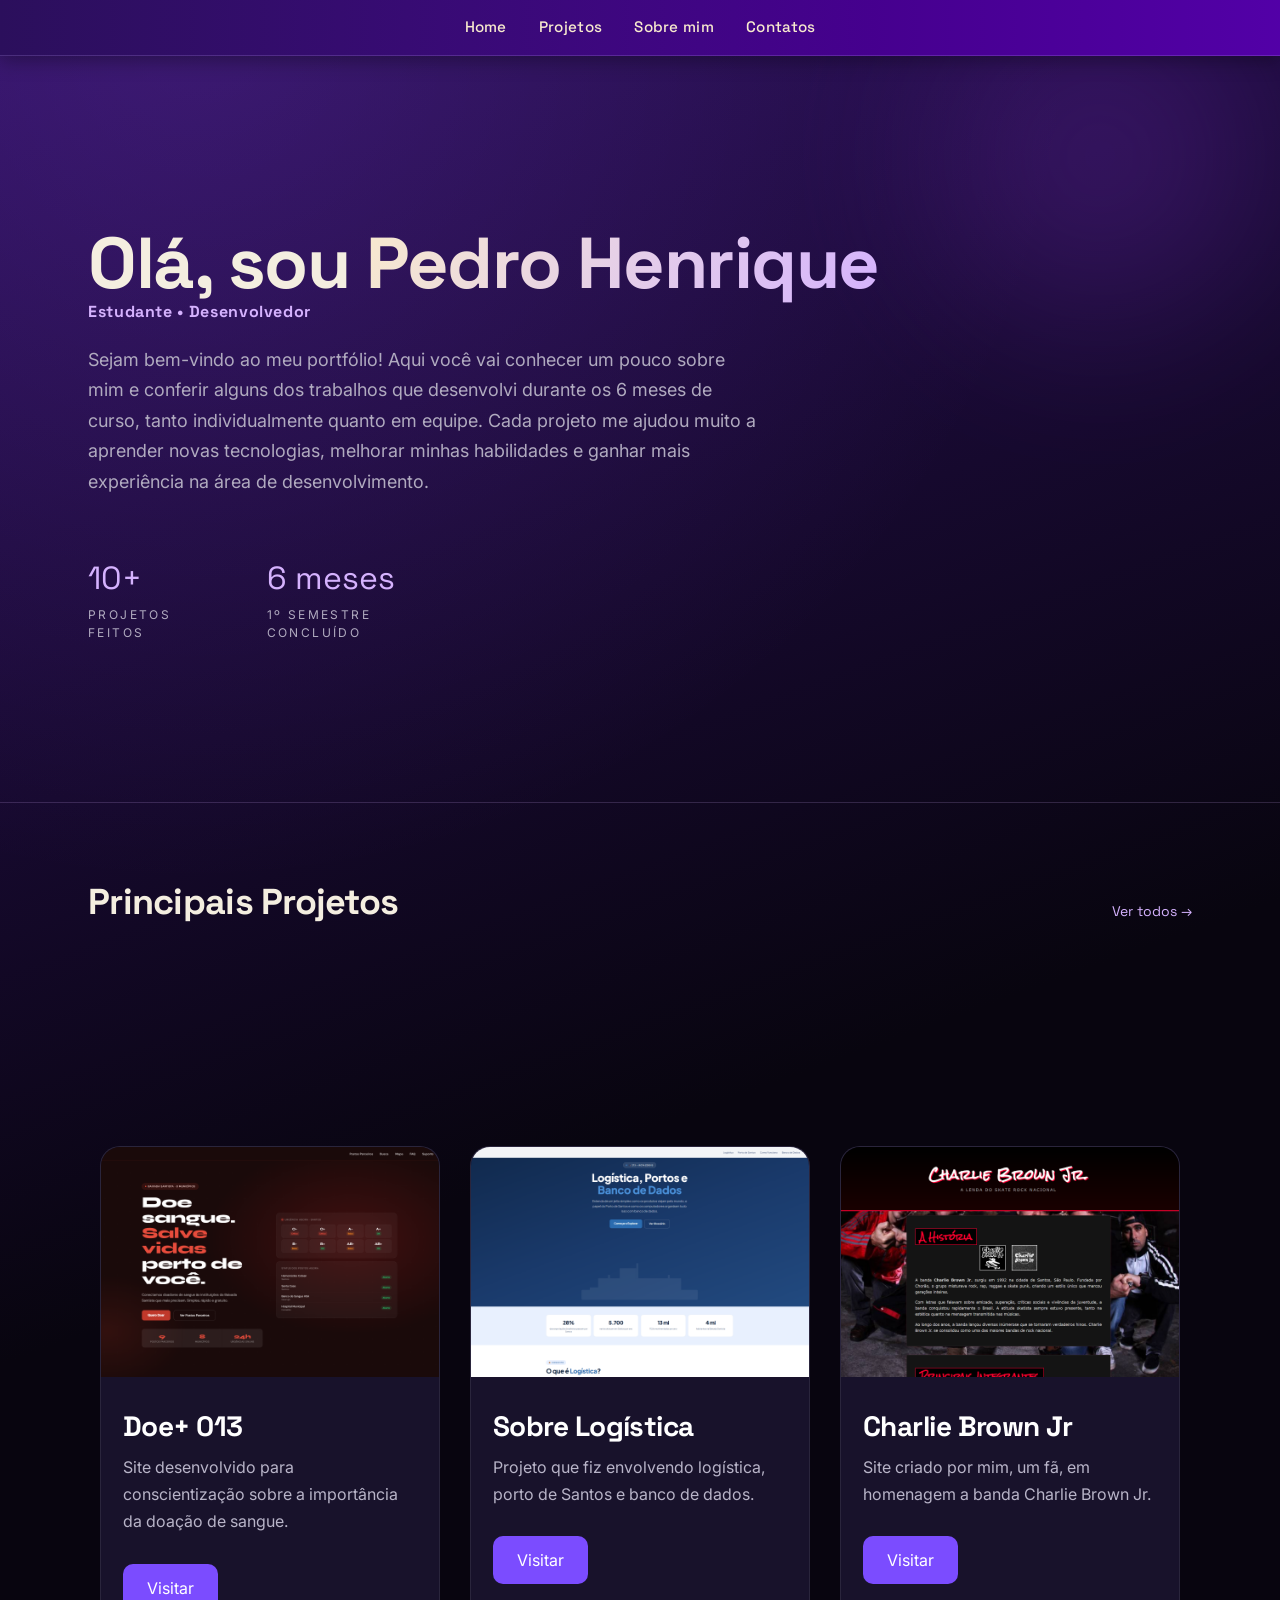
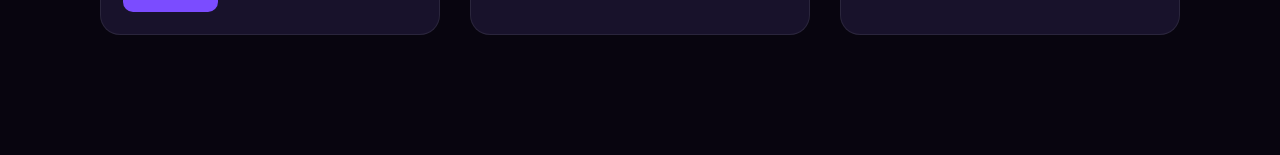
<file: index.html>
<!DOCTYPE html>
<html lang="pt-br">
<head>
    <meta charset="UTF-8">
    <meta name="viewport" content="width=device-width, initial-scale=1.0">
    <title>Portifolio</title>
    <link rel="stylesheet" href="style.css">

    <meta name="description" content="Portfólio de Pedro Henrique, estudante de Desenvolvimento de Sistemas na Etec Drª Ruth Cardoso. Projetos do 1º semestre: sites, protótipos e apresentações." />
<link rel="preconnect" href="https://fonts.googleapis.com" />
<link rel="preconnect" href="https://fonts.gstatic.com" crossorigin />
<link href="https://fonts.googleapis.com/css2?family=Inter:wght@400;500;600&family=Space+Grotesk:wght@500;600;700&display=swap" rel="stylesheet" />

</head>

<body>
    
    <nav>
      <ul>
        <li><a href="index.html">Home</a></li>
        <li><a href="Projetos/projetos.html">Projetos</a></li>
        <li><a href="Sobre/sobre.html">Sobre mim</a></li>
        <li><a href="Contatos/contatos.html">Contatos</a></li>
      </ul>
    </nav>

    <section class="titulo">
      <div class="titulo-glow" aria-hidden="true"></div>
      <div class="container">
     <h1>
          Olá, sou <span class="text-gradient">Pedro Henrique</span><br/>
          <p class="subtitulo">Estudante • Desenvolvedor</p>
     </h1>

     <p class="lead">
      Sejam bem-vindo ao meu portfólio! Aqui você vai conhecer um pouco sobre mim e conferir alguns dos
      trabalhos que desenvolvi durante os 6 meses de curso, tanto individualmente quanto em equipe.
      Cada projeto me ajudou muito a aprender novas tecnologias, melhorar minhas habilidades e ganhar
      mais experiência na área de desenvolvimento.
        </p>

        <dl class="stats">
          <div><dt>10+</dt><dd>Projetos<br>feitos</dd></div>
          <div><dt>6 meses</dt><dd>1º semestre concluído</dd></div>
        </dl> 
      </div>
    </section>

    <section class="section-border">
      <div class="container">
        <div class="section-head">
          <div>
            <h2>Principais Projetos</h2>
          </div>
          <a href="Projetos/projetos.html" class="text-lavender" style="font-family:var(--font-display);font-size:.875rem">Ver todos →</a>
        </div>
        <ul id="featured-projects" class="card-grid"></ul>
      </div>
    </section>

<section class="projetos">
    <div class="cards">

        <div class="card">
            <img src="Imagens/Doe+.png" alt="Projeto 1">
            <div class="info">
                <h3>Doe+ 013</h3>
                <p>Site desenvolvido para conscientização sobre a importância da doação de sangue.</p>
                <a href="https://sanguebom.vercel.app/" target="_blank">Visitar</a>
            </div>
        </div>

        <div class="card">
            <img src="Imagens/Infologistica.png" alt="Projeto 2">
            <div class="info">
                <h3>Sobre Logística</h3>
                <p>Projeto que fiz envolvendo logística, porto de Santos e banco de dados.</p>
                <a href="https://ophlc.github.io/Info-logistica/" target="_blank">Visitar</a>
            </div>
        </div>

        <div class="card">
            <img src="Imagens/CBJR.png" alt="Projeto 3">
            <div class="info">
                <h3>Charlie Brown Jr</h3>
                <p>Site criado por mim, um fã, em homenagem a banda Charlie Brown Jr.</p>
                <a href="https://ophlc.github.io/charlie-brown-jr-site/" target="_blank">Visitar</a>
            </div>
        </div>

    </div>
</section>

<!--
            <a href="https://sanguebom.vercel.app/" target="_blank">Acessar</a>
            <a href="https://ophlc.github.io/Info-logistica/" target="_blank">Acessar</a>
            <a href="https://ophlc.github.io/charlie-brown-jr-site/" target="_blank">Acessar</a>

-->
    
</body>
</html>
</file>
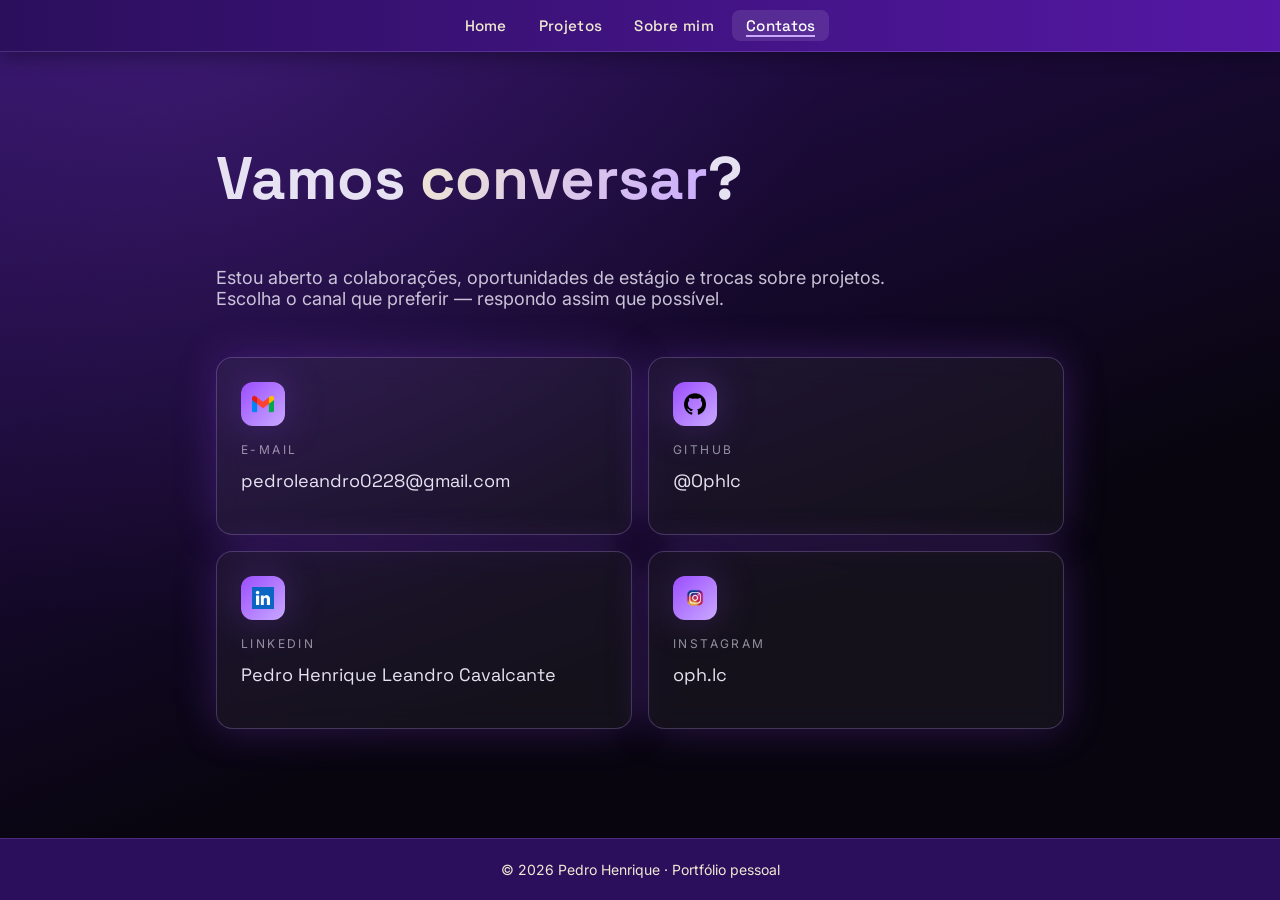
<file: Contatos/contatos.html>
<!DOCTYPE html>
<html lang="pt-br">
<head>
    <meta charset="UTF-8">
    <meta name="viewport" content="width=device-width, initial-scale=1.0">
    <title>Meus Contatos</title>
    <link rel="stylesheet" href="contatos.css">
</head>

<body>

    <nav>
      <ul>
        <li><a href="..\index.html">Home</a></li>
        <li><a href="..\Projetos/projetos.html">Projetos</a></li>
        <li><a href="..\Sobre/sobre.html">Sobre mim</a></li>
        <li><a href="..\Contatos/contatos.html">Contatos</a></li>
      </ul>
    </nav>

    <main>
      <section class="contato-section">
        <div class="contato-container">
          <h1 class="contato-title">Vamos <span class="text-gradient">conversar</span>?</h1>
          <p class="contato-lead">
            Estou aberto a colaborações, oportunidades de estágio e trocas sobre projetos.
            Escolha o canal que preferir — respondo assim que possível.
          </p>

          <ul class="canais">
            <li>
              <a class="canal" href="mailto:pedroleandro0228@gmail.com">
                <span class="canal-icon">
                  <img src="..\Imagens\gmail.png" alt="Ícone do Gmail" class="canal-img" />
                </span>
                <p class="canal-label">E-mail</p>
                <p class="canal-value">pedroleandro0228@gmail.com</p>
              </a>
            </li>
            <li>
              <a class="canal" href="https://github.com/Ophlc" target="_blank" rel="noopener">
                <span class="canal-icon">
                  <img src="..\Imagens\github.png" alt="Ícone do GitHub" class="canal-img" />
                </span>
                <p class="canal-label">GitHub</p>
                <p class="canal-value">@Ophlc</p>
              </a>
            </li>
            <li>
              <a class="canal" href="https://www.linkedin.com/in/pedrohenriqueleandrocavalcante/" target="_blank" rel="noopener">
                <span class="canal-icon">
                  <img src="..\Imagens\linkedin.png" alt="Ícone do LinkedIn" class="canal-img" />
                </span>
                <p class="canal-label">LinkedIn</p>
                <p class="canal-value">Pedro Henrique Leandro Cavalcante</p>
              </a>
            </li>
            <li>
              <a class="canal" href="https://www.instagram.com/olc.ph/" target="_blank" rel="noopener">
                <span class="canal-icon">
                  <img src="..\Imagens\instagram.png" alt="Ícone do Instagram" class="canal-img" />
                </span>
                <p class="canal-label">Instagram</p>
                <p class="canal-value">oph.lc</p>
              </a>
            </li>
          </ul>
        </div>
      </section>
    </main>

    <footer>
      <p>© <span id="year"></span> Pedro Henrique · Portfólio pessoal</p>
    </footer>

    <script src="contatos.js"></script>
</body>
</html>
</file>
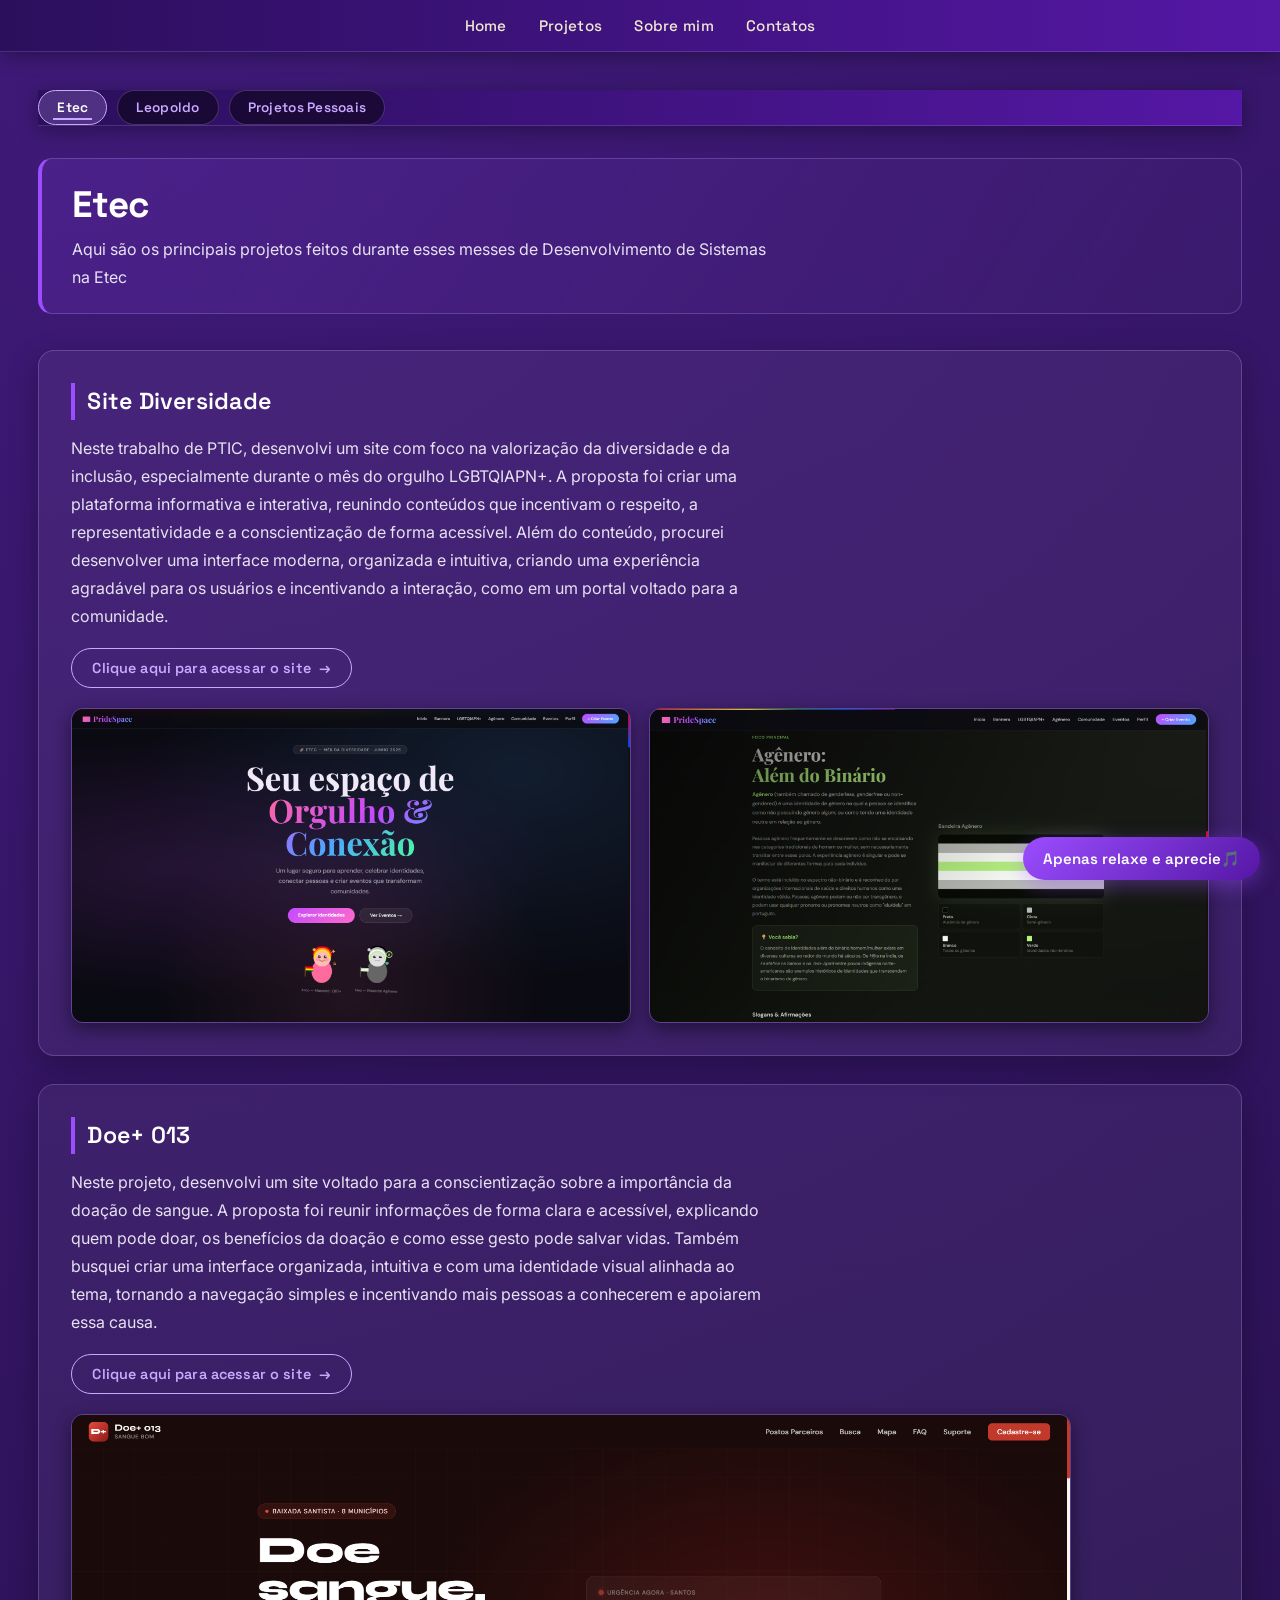
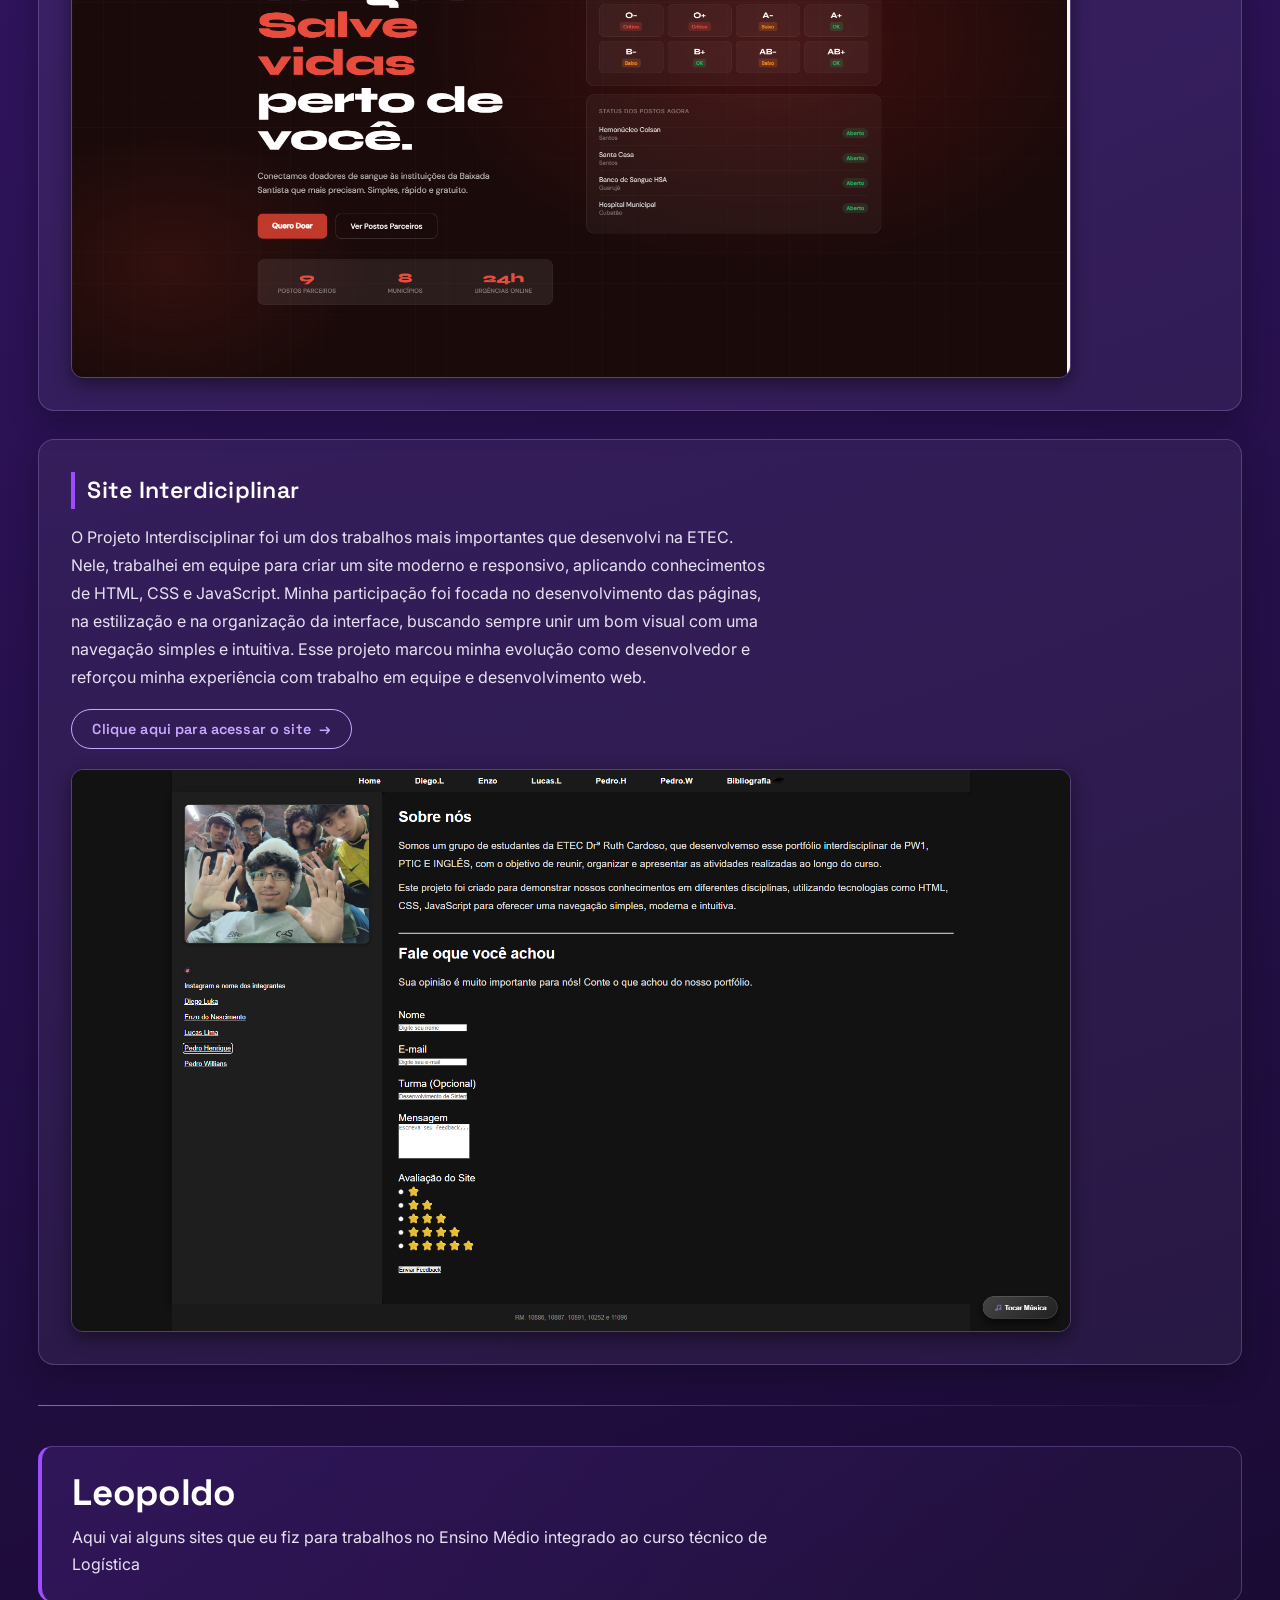
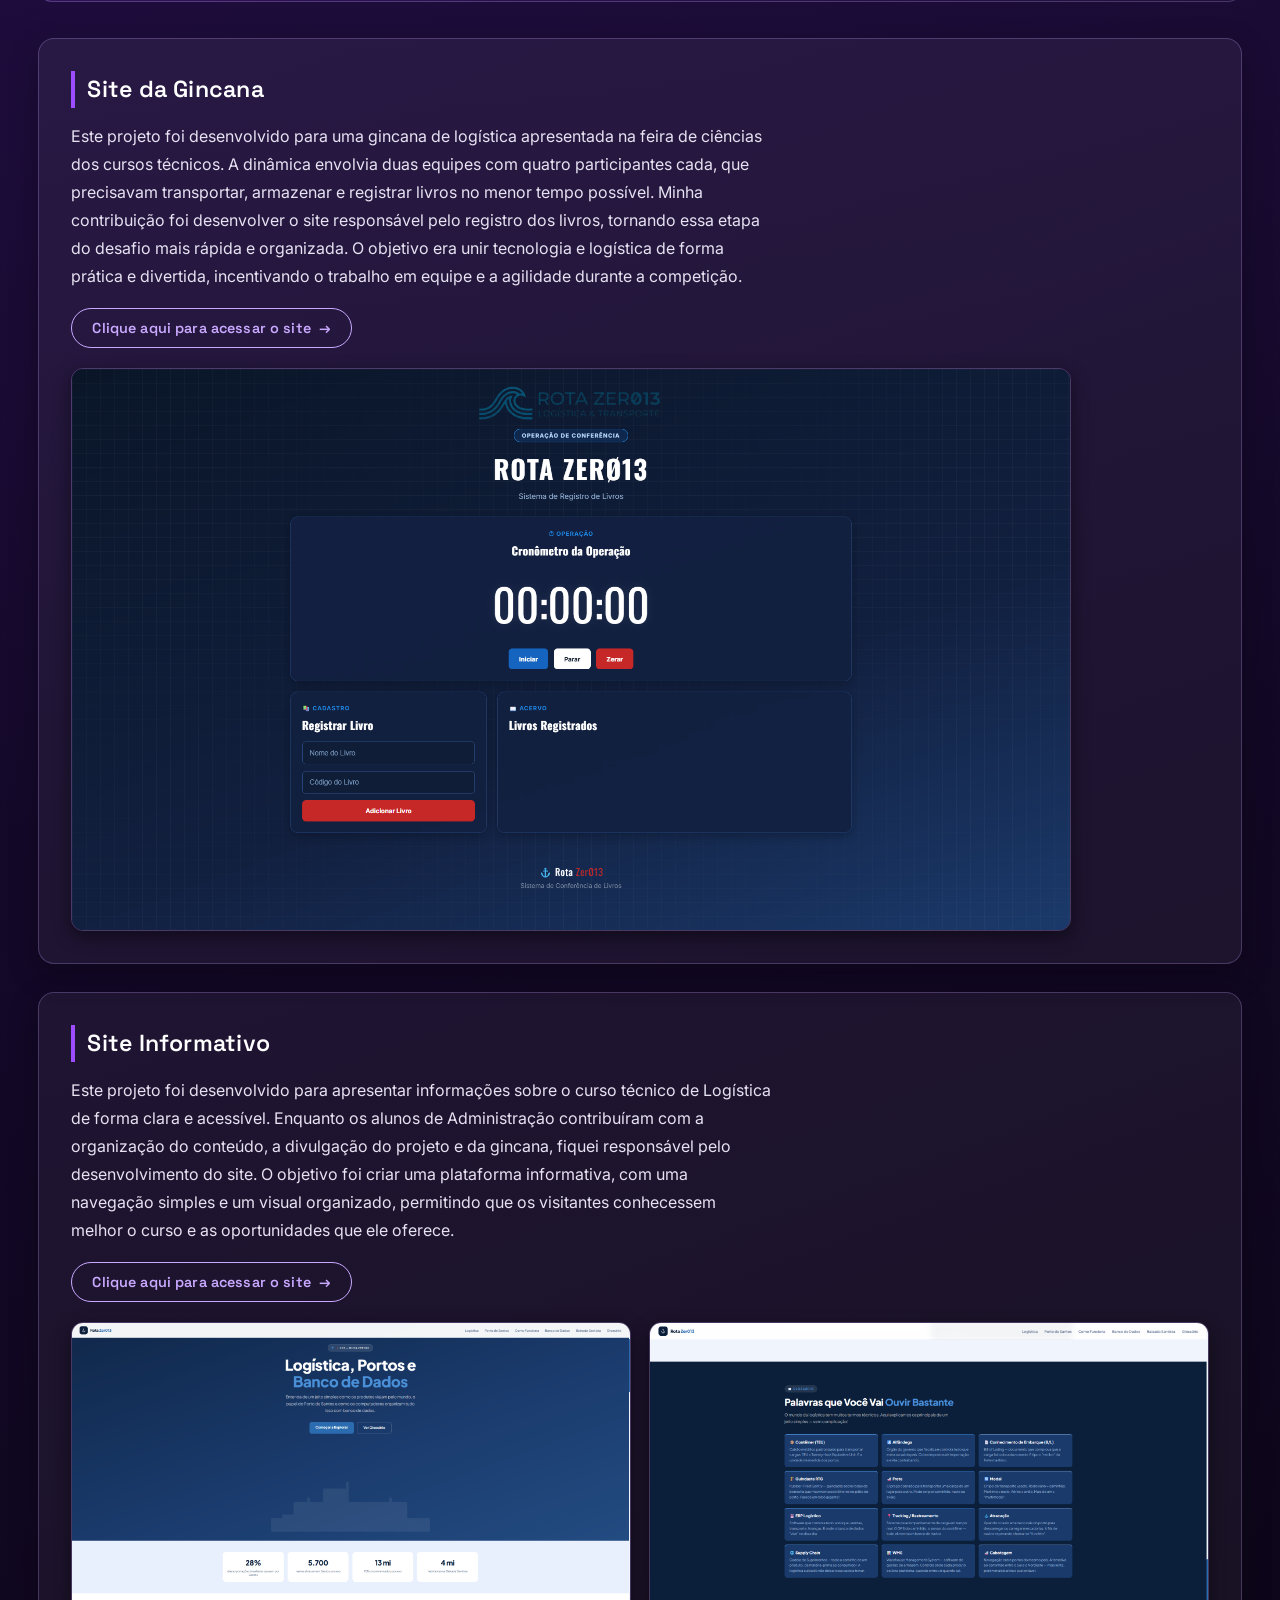
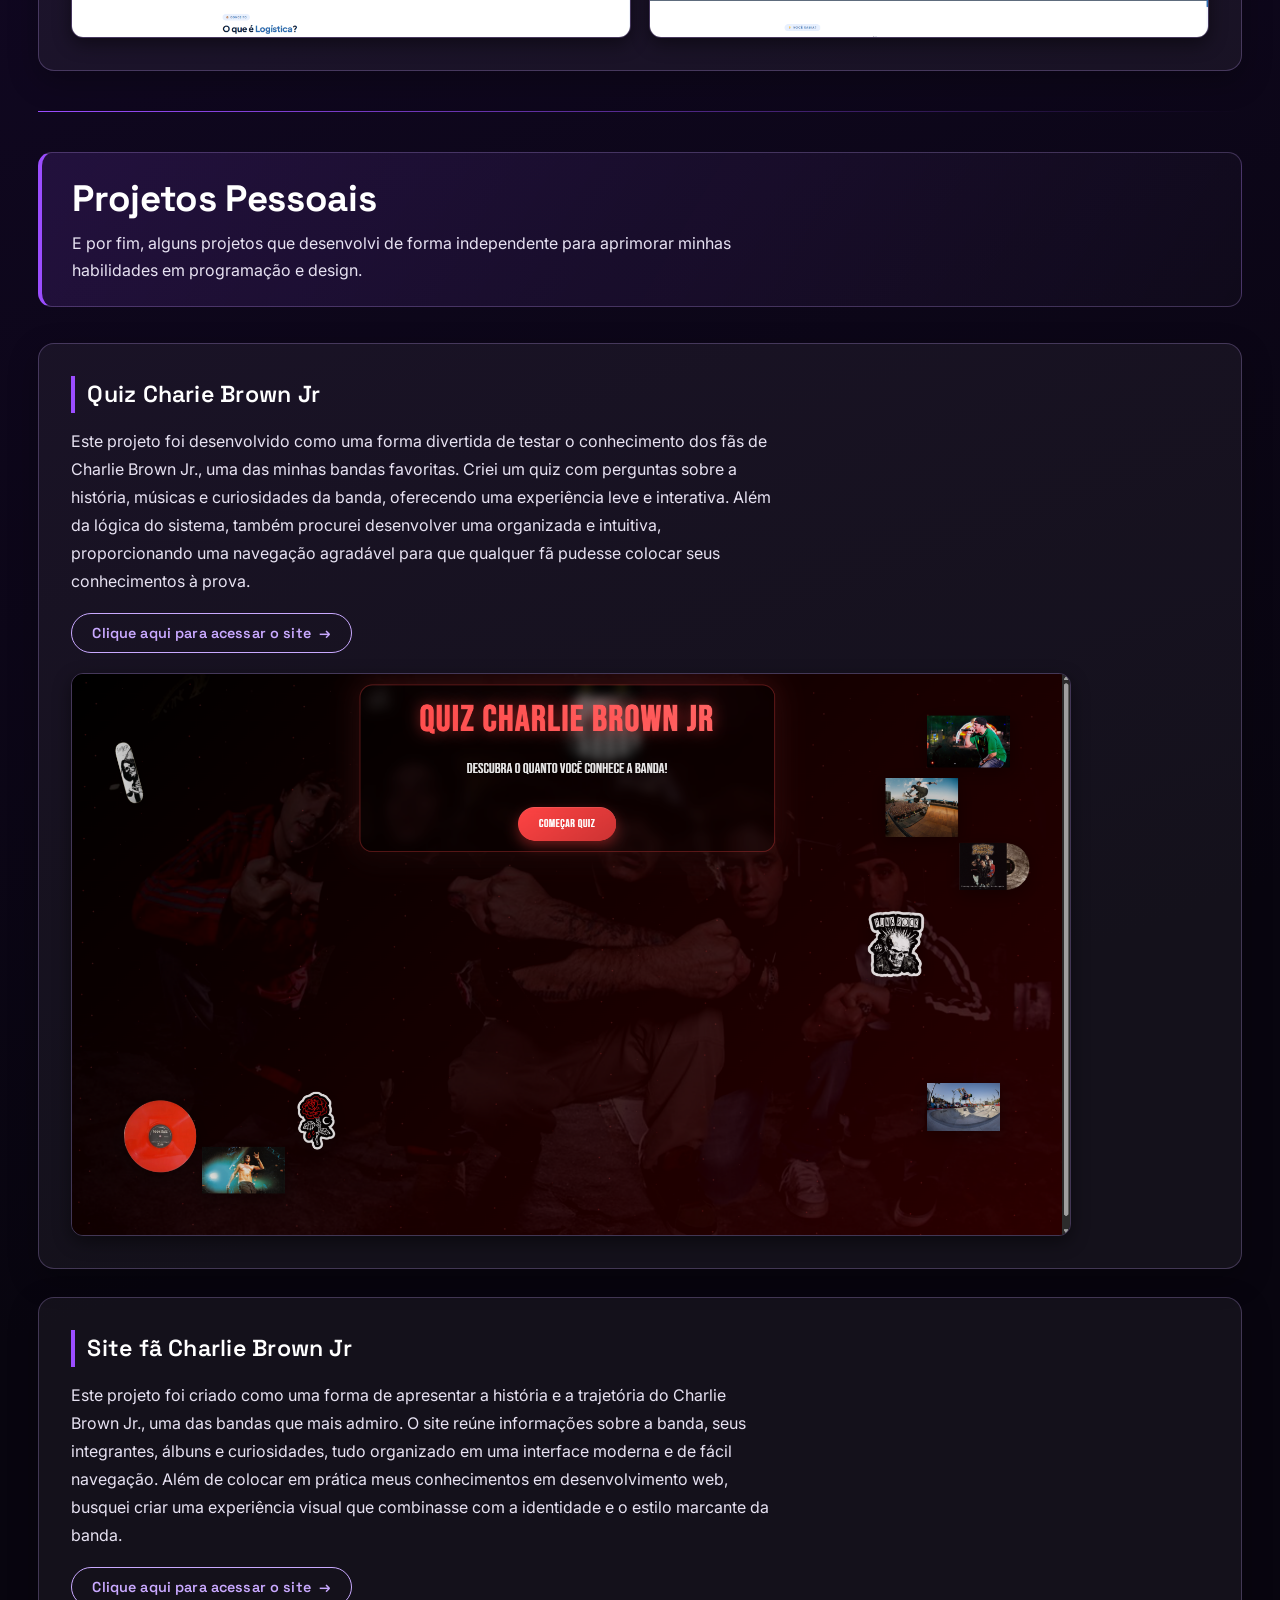
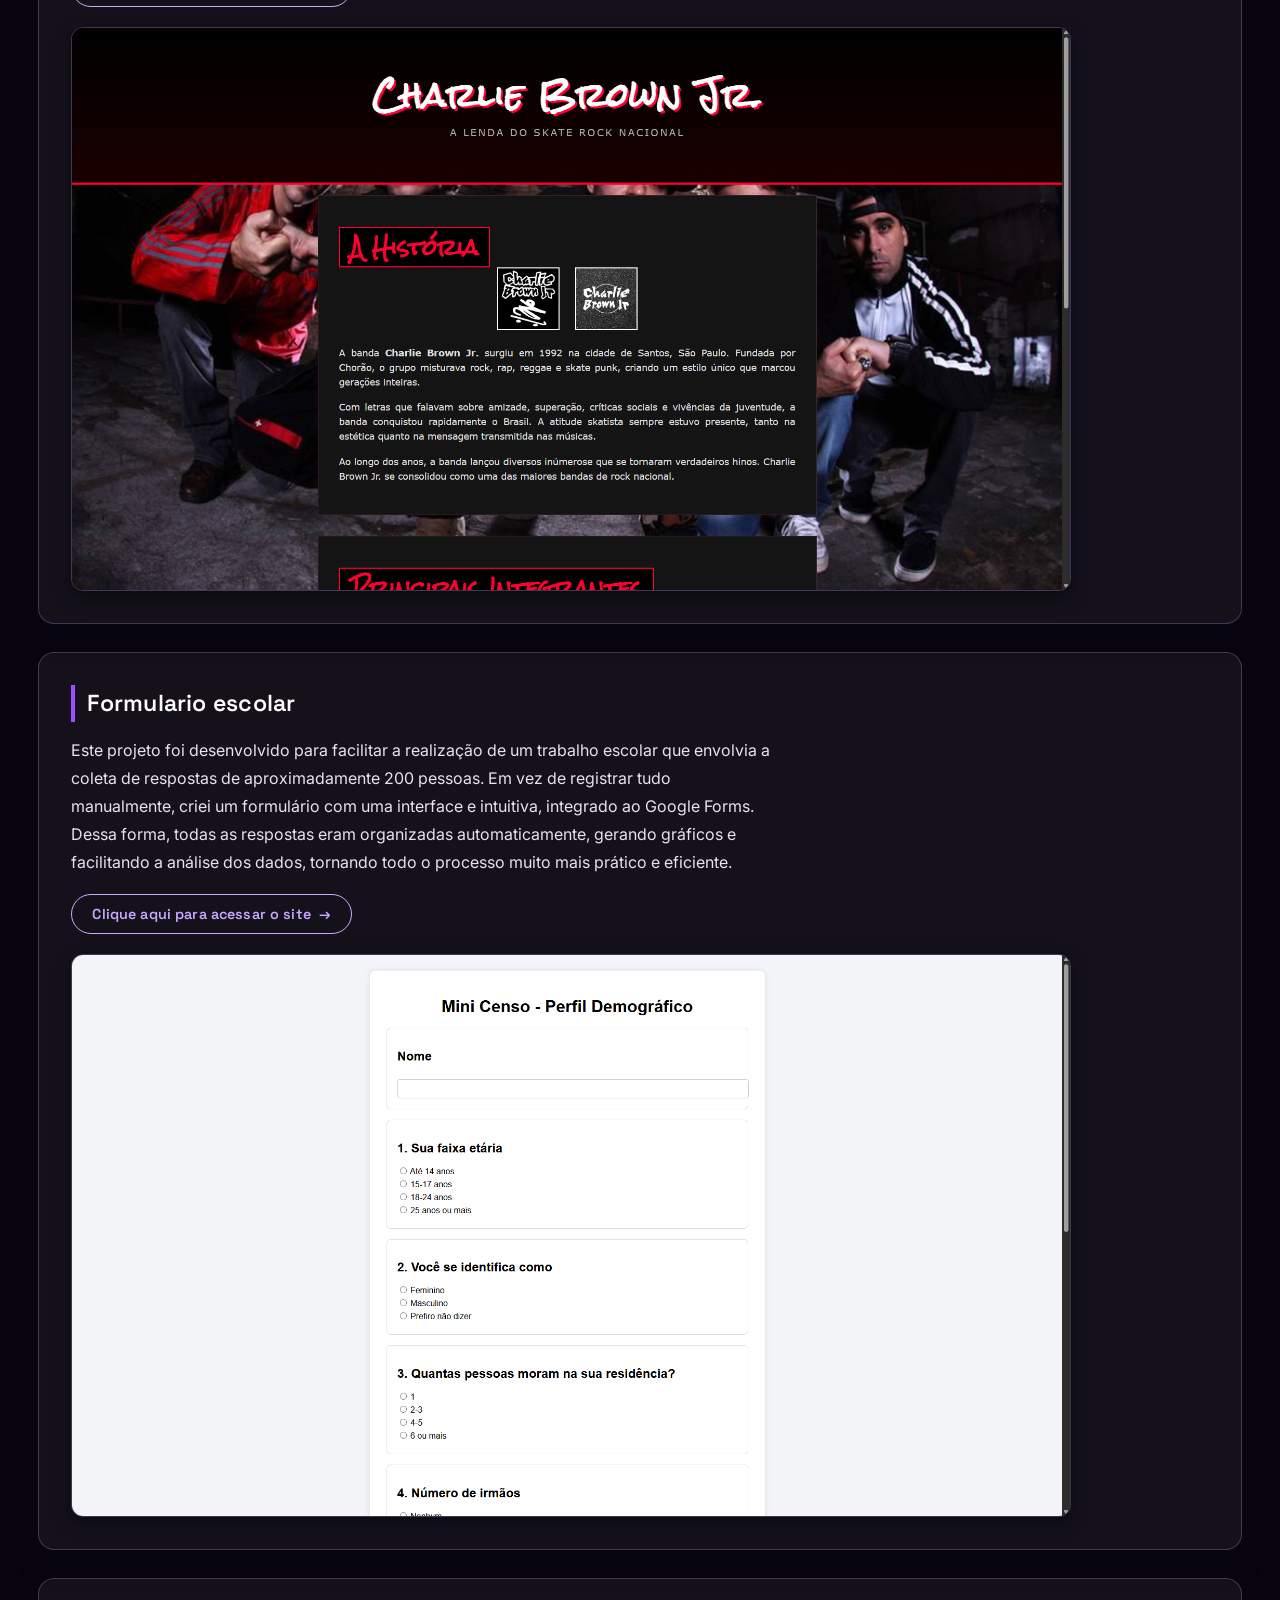
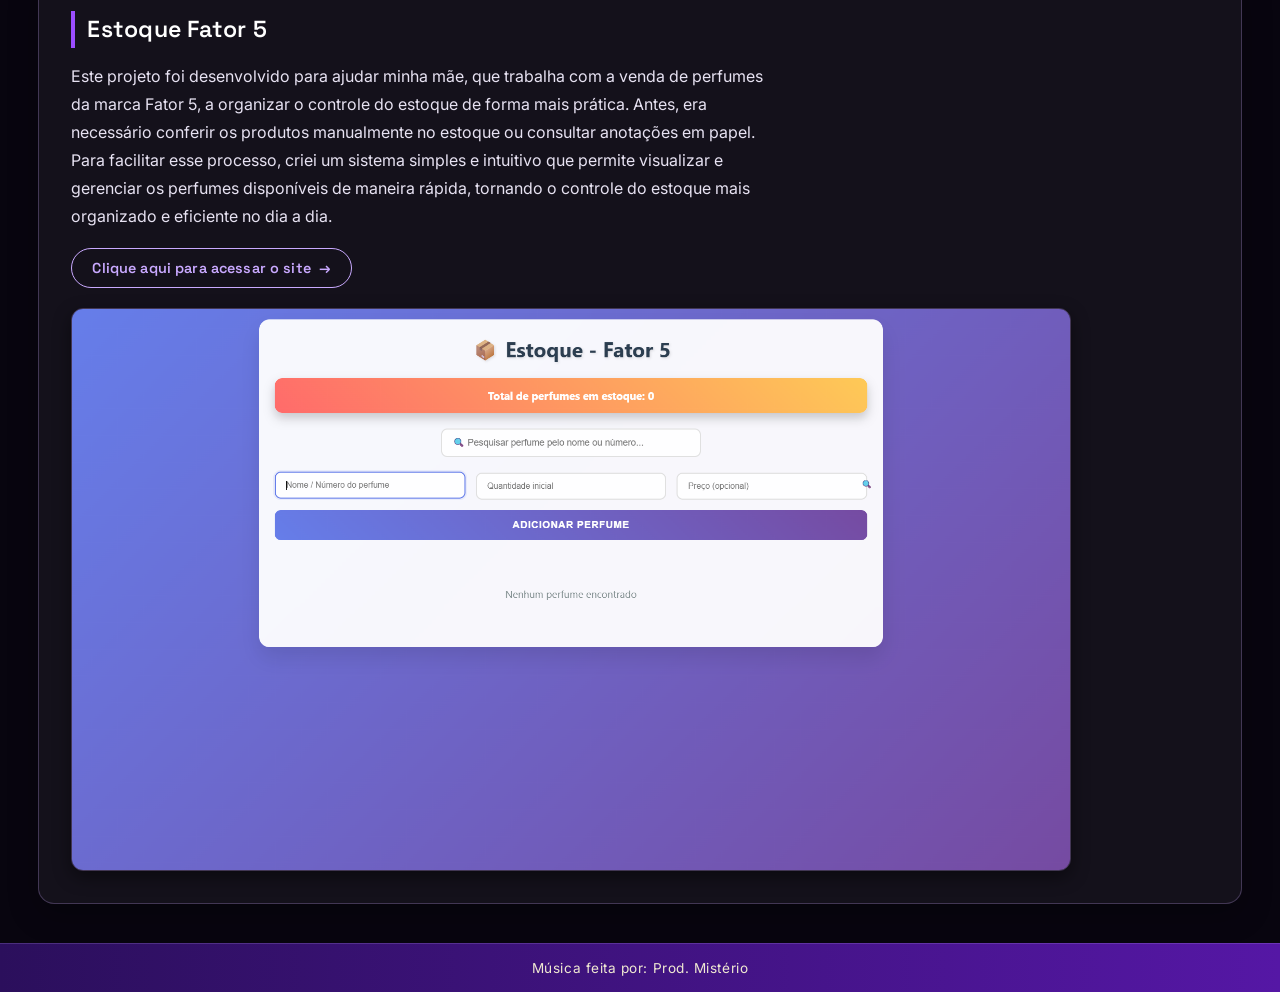
<file: Projetos/projetos.html>
<!DOCTYPE html>
<html lang="pt-br">
<head>
    <meta charset="UTF-8">
    <meta name="viewport" content="width=device-width, initial-scale=1.0">
    <title>Meus Projetos</title>
    <link rel="preconnect" href="https://fonts.googleapis.com">
    <link rel="stylesheet" href="projetos.css">
</head>

<body>

    <nav>
      <ul>
        <li><a href="..\index.html">Home</a></li>
        <li><a href="..\Projetos/projetos.html">Projetos</a></li>
        <li><a href="..\Sobre/sobre.html">Sobre mim</a></li>
        <li><a href="..\Contatos/contatos.html">Contatos</a></li>
      </ul>
    </nav>

    <div class="container">
        <main>

            <nav class="mini-nav" aria-label="Navegação de projetos">
                <a href="#etec">Etec</a>
                <a href="#leopoldo">Leopoldo</a>
                <a href="#pessoais">Projetos Pessoais</a>
            </nav>

            <section class="etec" id="etec">
                <h1>Etec</h1>
                <p>Aqui são os principais projetos feitos durante esses messes de
                    Desenvolvimento de Sistemas na Etec</p>
            </section>

            <div class="grupo-projetos">

                <section class="project-card" id="projeto-02">
                    <div class="project-card__header">
                        <div class="project-card__heading">
                            <h2>Site Diversidade</h2>
                        </div>
                    </div>

                    <p>Neste trabalho de PTIC, desenvolvi um site com foco na valorização da diversidade e da inclusão,
                    especialmente durante o mês do orgulho LGBTQIAPN+. A proposta foi criar uma plataforma informativa
                    e interativa, reunindo conteúdos que incentivam o respeito, a representatividade e a
                    conscientização de forma acessível. Além do conteúdo, procurei desenvolver uma interface moderna,
                    organizada e intuitiva, criando uma experiência agradável para os usuários e incentivando a interação, como em um portal voltado para a comunidade.</p>

                    <a class="project-link" href="https://jun-diversidade.vercel.app/" target="_blank">Clique aqui para acessar o site</a>
                    <div class="Diversidade">
                        <img src="..\Imagens/jundiversidade01.png" alt="Site Diversidade - tela 1">
                        <img src="..\Imagens/jundiversidade02.png" alt="Site Diversidade - tela 2">
                    </div>
                </section>

                <section class="project-card" id="projeto-03">
                    <div class="project-card__header">
                        <div class="project-card__heading">
                            <h2>Doe+ 013</h2>
                        </div>
                    </div>

                    <p>Neste projeto, desenvolvi um site voltado para a conscientização sobre a importância da doação de sangue.
                        A proposta foi reunir informações de forma clara e acessível, explicando quem pode doar, os benefícios
                        da doação e como esse gesto pode salvar vidas. Também busquei criar uma interface organizada, intuitiva
                        e com uma identidade visual alinhada ao tema, tornando a navegação simples e incentivando mais pessoas a conhecerem e apoiarem essa causa.</p>

                    <a class="project-link" href="https://sanguebom.vercel.app/" target="_blank">Clique aqui para acessar o site</a>
                    <div class="Doemais">
                        <img src="..\Imagens\Doe+.png" alt="Doe+ 013 - tela do site">
                    </div>
                </section>

                <section class="project-card" id="projeto-04">
                    <div class="project-card__header">
                        <div class="project-card__heading">
                            <h2>Site Interdiciplinar</h2>
                        </div>
                    </div>

                    <p>O Projeto Interdisciplinar foi um dos trabalhos mais importantes que desenvolvi na ETEC.
                    Nele, trabalhei em equipe para criar um site moderno e responsivo, aplicando conhecimentos de HTML,
                    CSS e JavaScript. Minha participação foi focada no desenvolvimento das páginas, na estilização e
                    na organização da interface, buscando sempre unir um bom visual com uma navegação simples e intuitiva.
                    Esse projeto marcou minha evolução como desenvolvedor e reforçou minha experiência com trabalho em equipe e desenvolvimento web.</p>

                    <a class="project-link" href="https://ophlc.github.io/Interdiciplinar/index.html" target="_blank">Clique aqui para acessar o site</a>
                    <div class="Interdiciplinar">
                        <img src="..\Imagens\Interdiciplinar.png" alt="Site Interdiciplinar - tela do site">
                    </div>
                </section>

            </div>

            <hr>

            <!--Apartir daqui é bglh do Leopoldo-->

            <section class="leopoldo" id="leopoldo">
                <h1>Leopoldo</h1>
                <p>Aqui vai alguns sites que eu fiz para trabalhos no Ensino Médio integrado ao curso técnico de Logística</p>
            </section>

            <div class="grupo-projetos">

                <section class="project-card" id="projeto-05">
                    <div class="project-card__header">
                        <div class="project-card__heading">
                            <h2>Site da Gincana</h2>
                        </div>
                    </div>

                    <p>Este projeto foi desenvolvido para uma gincana de logística apresentada na feira de ciências dos cursos técnicos.
                         A dinâmica envolvia duas equipes com quatro participantes cada, que precisavam transportar, armazenar e
                         registrar livros no menor tempo possível. Minha contribuição foi desenvolver o site responsável pelo registro
                         dos livros, tornando essa etapa do desafio mais rápida e organizada. O objetivo era unir tecnologia e logística de
                          forma prática e divertida, incentivando o trabalho em equipe e a agilidade durante a competição.</p>

                    <a class="project-link" href="https://ophlc.github.io/Gincana-logistica/" target="_blank">Clique aqui para acessar o site</a>
                    <div class="Gincana">
                        <img src="..\Imagens\Desafiozoio.png" alt="Site da Gincana - tela do site">
                    </div>
                </section>

                <section class="project-card" id="projeto-06">
                    <div class="project-card__header">
                        <div class="project-card__heading">
                            <h2>Site Informativo</h2>
                        </div>
                    </div>

                    <p>Este projeto foi desenvolvido para apresentar informações sobre o curso técnico de Logística de forma clara e acessível.
                        Enquanto os alunos de Administração contribuíram com a organização do conteúdo, a divulgação do projeto e da gincana,
                        fiquei responsável pelo desenvolvimento do site. O objetivo foi criar uma plataforma informativa, com uma navegação simples
                         e um visual organizado, permitindo que os visitantes conhecessem melhor o curso e as oportunidades que ele oferece.</p>

                    <a class="project-link" href="https://ophlc.github.io/Info-logistica/" target="_blank">Clique aqui para acessar o site</a>
                    <div class="informativo">
                        <img src="..\Imagens\Infologistica.png" alt="Site Informativo - tela do site 1">
                        <img src="..\Imagens\Infologistica02.png" alt="Site Informativo - tela do site 2">
                    </div>
                </section>

            </div>

            <hr>

            <!--Aqui os projetos pessoais-->

            <section class="pessoais" id="pessoais">
                <h1>Projetos Pessoais</h1>
                <p>E por fim, alguns projetos que desenvolvi de forma independente para aprimorar minhas habilidades em programação e design.</p>
            </section>

            <div class="grupo-projetos">

                <section class="project-card" id="projeto-07">
                    <div class="project-card__header">
                        <div class="project-card__heading">
                            <h2>Quiz Charie Brown Jr</h2>
                        </div>
                    </div>

                    <p>Este projeto foi desenvolvido como uma forma divertida de testar o conhecimento dos fãs de Charlie Brown Jr.,
                    uma das minhas bandas favoritas. Criei um quiz com perguntas sobre a história, músicas e curiosidades da banda,
                    oferecendo uma experiência leve e interativa. Além da lógica do sistema, também procurei desenvolver uma
                    organizada e intuitiva, proporcionando uma navegação agradável para que qualquer fã pudesse colocar seus conhecimentos à prova.</p>

                    <a class="project-link" href="https://ophlc.github.io/quiz-charlie-brown-jr/" target="_blank">Clique aqui para acessar o site</a>
                    <div class="Quizcbjr">
                        <img src="..\Imagens\Quizcbjr.png" alt="Quiz Charie Brown Jr - tela do quiz">
                    </div>
                </section>

                <section class="project-card" id="projeto-08">
                    <div class="project-card__header">
                        <div class="project-card__heading">
                            <h2>Site fã Charlie Brown Jr</h2>
                        </div>
                    </div>

                    <p>Este projeto foi criado como uma forma de apresentar a história e a trajetória do Charlie Brown Jr.,
                    uma das bandas que mais admiro. O site reúne informações sobre a banda, seus integrantes, álbuns e
                    curiosidades, tudo organizado em uma interface moderna e de fácil navegação. Além de colocar em
                    prática meus conhecimentos em desenvolvimento web, busquei criar uma experiência visual que combinasse
                    com a identidade e o estilo marcante da banda.</p>

                    <a class="project-link" href="https://ophlc.github.io/charlie-brown-jr-site/" target="_blank">Clique aqui para acessar o site</a>
                    <div class="Cbjrsite">
                        <img src="..\Imagens\CBJR.png" alt="Site fã Charlie Brown Jr - tela do site">
                    </div>
                </section>

                <section class="project-card" id="projeto-09">
                    <div class="project-card__header">
                        <div class="project-card__heading">
                            <h2>Formulario escolar</h2>
                        </div>
                    </div>

                    <p>Este projeto foi desenvolvido para facilitar a realização de um trabalho escolar que envolvia a coleta de respostas
                    de aproximadamente 200 pessoas. Em vez de registrar tudo manualmente, criei um formulário com uma interface
                    e intuitiva, integrado ao Google Forms. Dessa forma, todas as respostas eram organizadas automaticamente,
                    gerando gráficos e facilitando a análise dos dados, tornando todo o processo muito mais prático e eficiente.</p>

                    <a class="project-link" href="https://ophlc.github.io/mini-censo/" target="_blank">Clique aqui para acessar o site</a>
                    <div class="formulario">
                        <img src="..\Imagens\Formulario.png" alt="Formulário escolar - tela do formulário">
                    </div>
                </section>

                <section class="project-card" id="projeto-10">
                    <div class="project-card__header">
                        <div class="project-card__heading">
                            <h2>Estoque Fator 5</h2>
                        </div>
                    </div>

                    <p>Este projeto foi desenvolvido para ajudar minha mãe, que trabalha com a venda de perfumes da marca Fator 5,
                         a organizar o controle do estoque de forma mais prática. Antes, era necessário conferir os produtos
                         manualmente no estoque ou consultar anotações em papel. Para facilitar esse processo, criei um
                         sistema simples e intuitivo que permite visualizar e gerenciar os perfumes disponíveis de
                         maneira rápida, tornando o controle do estoque mais organizado e eficiente no dia a dia.</p>

                    <a class="project-link" href="https://ophlc.github.io/estoque-perfumes/" target="_blank">Clique aqui para acessar o site</a>
                    <div class="fator5">
                        <img src="..\Imagens\Fator5.png" alt="Estoque Fator 5 - tela do formulário">
                    </div>
                </section>

            </div>

        </main>
    </div>

    <!-- Botão da música -->
    <button id="btnMusica" class="musica-btn">
        Apenas relaxe e aprecie🎵
    </button>

    <!-- Áudio -->
    <audio id="musica" loop>
        <source src="musica_fundo_site.mp3" type="audio/mpeg">
        Seu navegador não suporta áudio.
    </audio>

    <footer>Música feita por: Prod. Mistério</footer>

    <script src="projetos.js"></script>
</body>
</html>
</file>
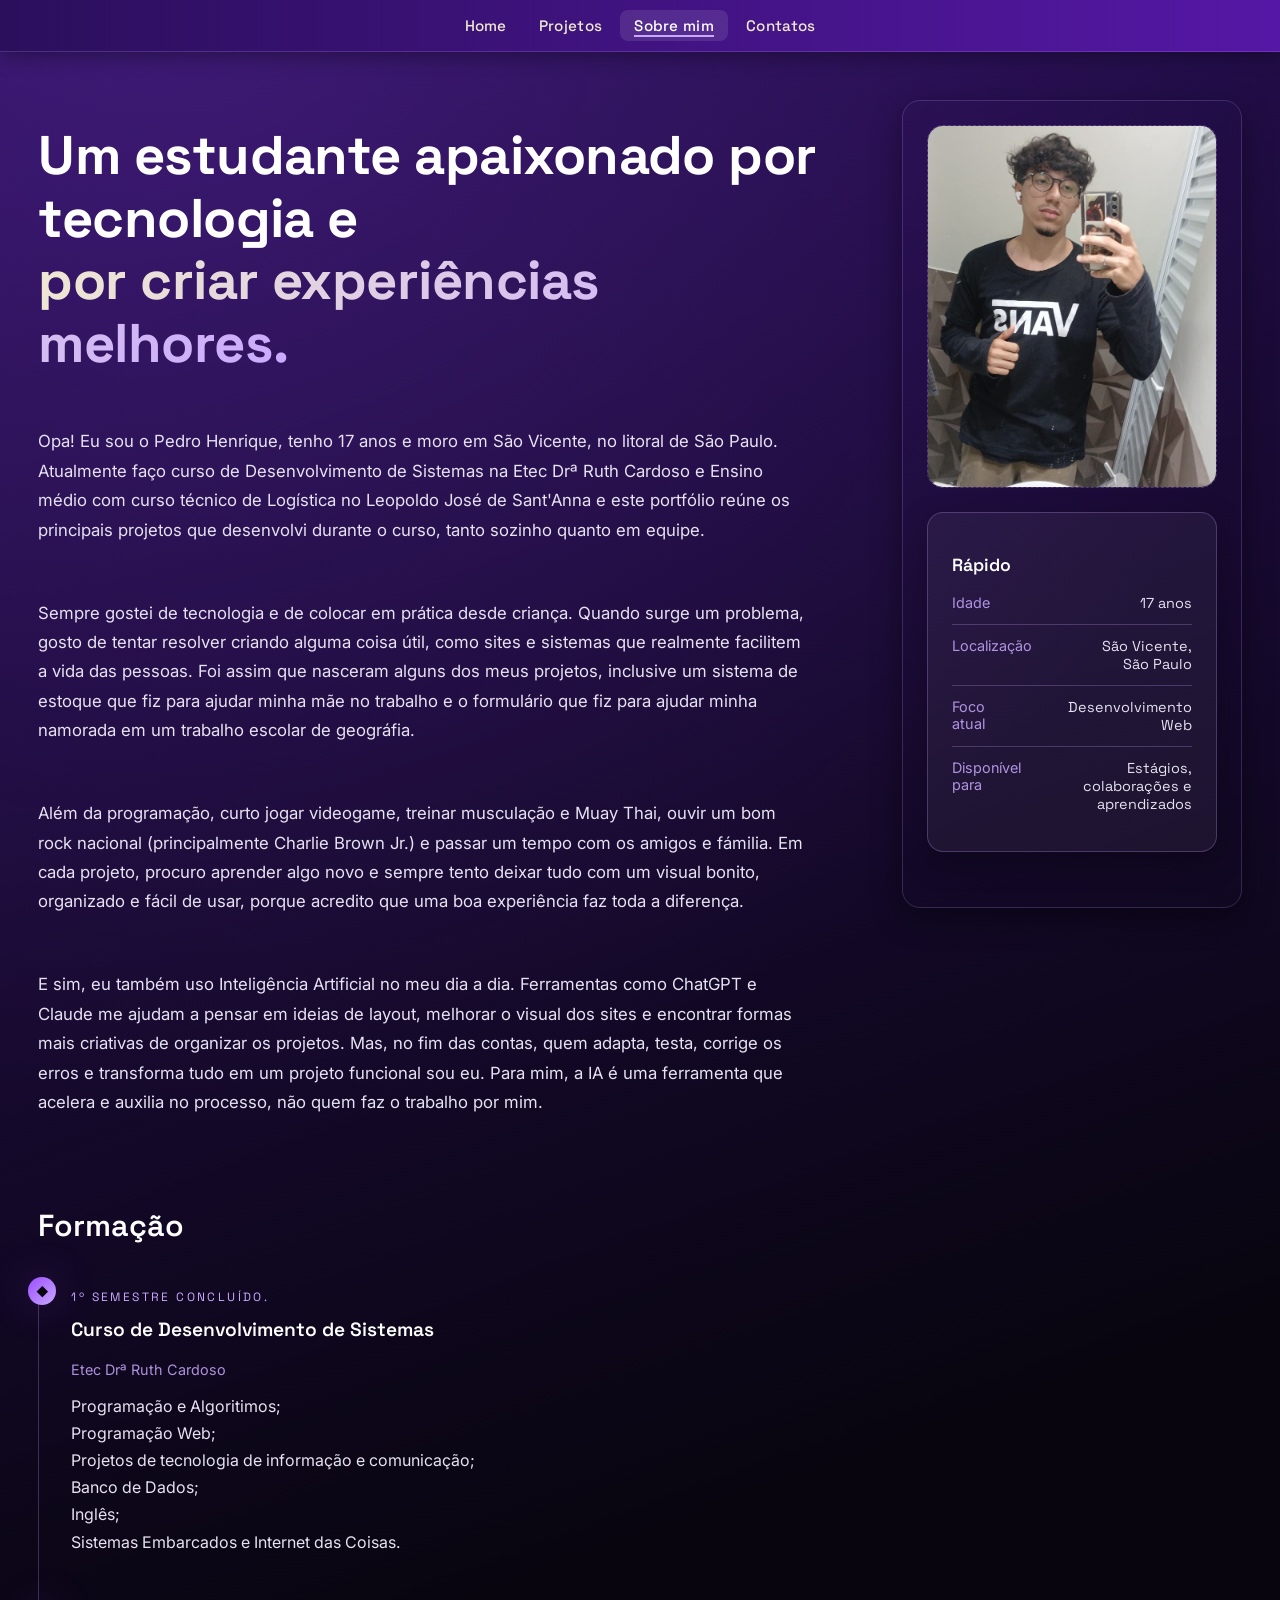
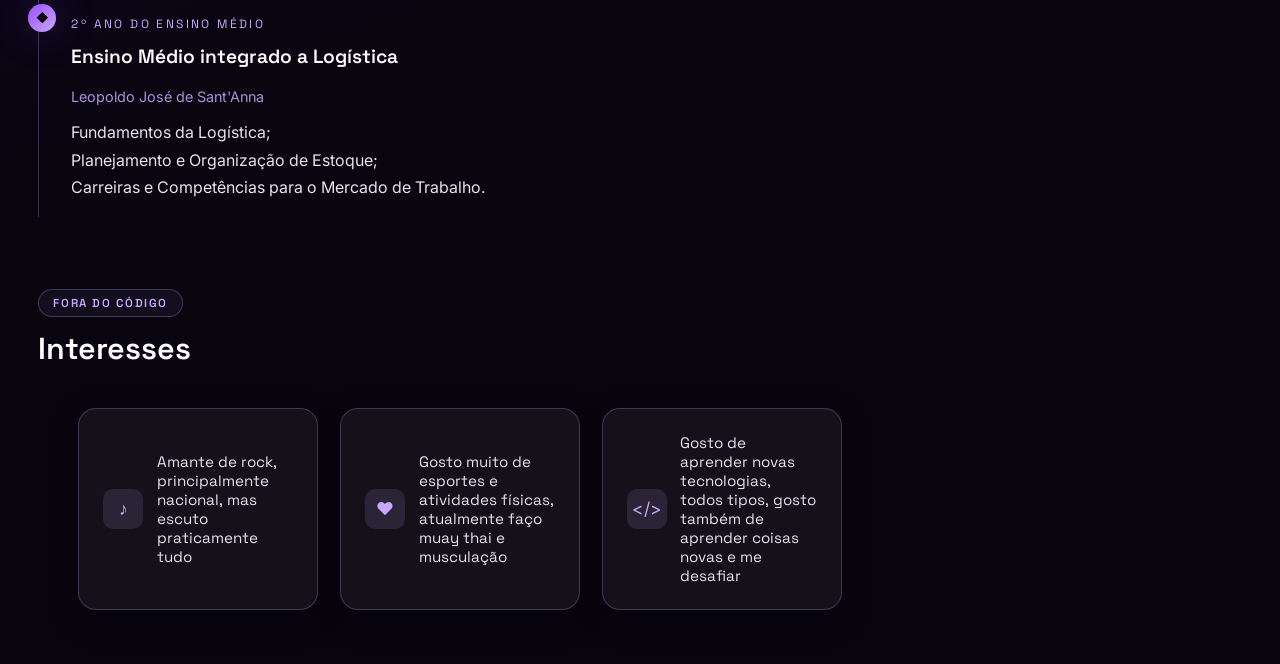
<file: Sobre/sobre.html>
<!DOCTYPE html>
<html lang="pt-br">
<head>
    <meta charset="UTF-8">
    <meta name="viewport" content="width=device-width, initial-scale=1.0">
    <title>Sobre mim</title>
    <meta name="description" content="Conheça Pedro Henrique: estudante de Desenvolvimento de Sistemas na Etec, formação, interesses e trajetória.">
    <link rel="preconnect" href="https://fonts.googleapis.com">
    <link rel="stylesheet" href="sobre.css">
</head>

<body>

<nav>
  <ul>
    <li><a href="..\index.html">Home</a></li>
    <li><a href="..\Projetos/projetos.html">Projetos</a></li>
    <li><a href="..\Sobre/sobre.html">Sobre mim</a></li>
    <li><a href="..\Contatos/contatos.html">Contatos</a></li>
  </ul>
</nav>

<main>
  
    <div class="container sobre-hero">

    <div class="sobre-layout">
    <div class="sobre-main">
        <h1>Um estudante apaixonado por tecnologia e<br>
        <span class="text-gradient">por criar experiências melhores.</span>
        </h1>
    <div class="about-text">
      <p>Opa! Eu sou o Pedro Henrique, tenho 17 anos e moro em São Vicente, no litoral de São Paulo. Atualmente faço curso de Desenvolvimento de Sistemas
      na Etec Drª Ruth Cardoso e Ensino médio com curso técnico de Logística no Leopoldo José de Sant'Anna e este portfólio reúne os principais projetos
      que desenvolvi durante o curso, tanto sozinho quanto em equipe.</p>

      <p>Sempre gostei de tecnologia e de colocar em prática desde criança. Quando surge um problema, gosto de tentar resolver criando alguma 
      coisa útil, como sites e sistemas que realmente facilitem a vida das pessoas. Foi assim que nasceram alguns dos meus projetos, 
      inclusive um sistema de estoque que fiz para ajudar minha mãe no trabalho e o formulário que fiz para ajudar minha namorada em um trabalho escolar de geográfia.</p>

      <p>Além da programação, curto jogar videogame, treinar musculação e Muay Thai, ouvir um bom rock nacional (principalmente Charlie Brown Jr.) 
      e passar um tempo com os amigos e fámilia. Em cada projeto, procuro aprender algo novo e sempre tento deixar tudo com um visual bonito, organizado e 
      fácil de usar, porque acredito que uma boa experiência faz toda a diferença.</p>

      <p>E sim, eu também uso Inteligência Artificial no meu dia a dia. Ferramentas como ChatGPT e Claude me ajudam a pensar em ideias de layout, 
        melhorar o visual dos sites e encontrar formas mais criativas de organizar os projetos. Mas, no fim das contas, quem adapta, testa, 
        corrige os erros e transforma tudo em um projeto funcional sou eu. Para mim, a IA é uma ferramenta que acelera e auxilia no processo, não quem faz o trabalho por mim.</p>
    </div>

  <section class="sobre-section" id="trajetoria">
     <h2>Formação</h2>
      <ol class="timeline">
        <li>
          <span class="timeline-dot">◆</span>
          <p class="year">1º semestre concluído.</p>
          <h3>Curso de Desenvolvimento de Sistemas</h3>
          <p class="where">Etec Drª Ruth Cardoso</p>
          <p class="body">Programação e Algoritimos; <br>
            Programação Web; <br>
            Projetos de tecnologia de informação e comunicação; <br>
            Banco de Dados; <br>
            Inglês; <br>
            Sistemas Embarcados e Internet das Coisas.</p>
        </li>

        <li>
          <span class="timeline-dot">◆</span>
          <p class="year">2º ano do Ensino Médio</p>
          <h3>Ensino Médio integrado a Logística</h3>
          <p class="where">Leopoldo José de Sant'Anna</p>
          <p class="body">Fundamentos da Logística;<br> 
          Planejamento e Organização de Estoque;
          <br>Carreiras e Competências para o Mercado de Trabalho.</p>
        </li>
        </ol>
  </section>

  <section class="sobre-section" id="interesses">
      <span class="eyebrow">Fora do código</span>
      <h2>Interesses</h2>
      <ul class="interests">
        <li class="card"><span class="interest-icon" aria-hidden="true">♪</span><span>Amante de rock, principalmente nacional, mas escuto praticamente tudo</span></li>
        <li class="card"><span class="interest-icon" aria-hidden="true">♥</span><span>Gosto muito de esportes e atividades físicas, atualmente faço muay thai e musculação</span></li>
        <li class="card"><span class="interest-icon" aria-hidden="true">&lt;/&gt;</span><span>Gosto de aprender novas tecnologias, todos tipos, gosto também de aprender coisas novas e me desafiar</span></li>
      </ul>
  </section>
    </div>

<aside class="sobre-aside">
    <div class="profile-photo">
      <img src="..\Imagens\Euvans.png.jpeg" alt="Foto de Pedro Henrique">
    </div>

    <div class="card about-side">
      <p class="card-title">Rápido</p>
          <dl>
            <div><dt>Idade</dt><dd>17 anos</dd></div>
            <div><dt>Localização</dt><dd>São Vicente, São Paulo</dd></div>
            <div><dt>Foco atual</dt><dd>Desenvolvimento Web</dd></div>
            <div><dt>Disponível para</dt><dd>Estágios, colaborações e aprendizados</dd></div>
          </dl>
    </div>
</aside>
    </div>
    </div>
</main>

    <script src="sobre.js"></script>
</body>
</html>
</file>
<file: style.css>
:root {
  /*PALETA DE CORES */
  --background: oklch(.12 .06 285);
  --foreground: oklch(.95 .02 90);
  --purple: oklch(.38 .22 295);
  --purple-deep: #2b0f5c;
  --purple-bright: #9b4dff;
  --lavender: oklch(.82 .11 305);
  --beige: oklch(.94 .04 85);
  --card: oklch(.18 .08 288 / .6);
  --muted-foreground: oklch(.75 .03 300);
  --primary: oklch(.62 .28 300);
  --primary-foreground: oklch(.98 .01 90);
  --accent: oklch(.82 .11 305);
  --border: oklch(.82 .11 305 / .18);
  
  /*EFEITOS*/
  --shadow-glow: 0 0 40px oklch(.55 .28 300 / .35);
  --shadow-card: 0 20px 60px -20px oklch(.15 .1 300 / .6);
  --gradient-hero: radial-gradient(circle at 15% 0%, oklch(.55 .28 300 / .35), transparent 45%), linear-gradient(160deg, oklch(.22 .15 290) 0%, oklch(.12 .08 285) 65%);
  --gradient-primary: linear-gradient(135deg, oklch(.55 .28 300), oklch(.75 .18 305));
  
  /*TIPOGRAFIA*/
  --font-display: "Space Grotesk", ui-sans-serif, system-ui, sans-serif;
  --font-sans: "Inter", ui-sans-serif, system-ui, sans-serif;
  --radius: .75rem;
}

/*RESET GLOBAL*/
*
{
  box-sizing: border-box;
  margin: 0;
  padding: 0;
}
html {
  scroll-behavior: smooth;
  background: radial-gradient(circle at 15% 0%, rgba(155, 77, 255, 0.18), transparent 45%), linear-gradient(160deg, var(--purple-deep) 0%, #08050f 65%) !important;
}
body {
  min-height: 100vh;
  font-family: var(--font-sans);
  color: var(--foreground);
  line-height: 1.5;
  -webkit-font-smoothing: antialiased;
  background: radial-gradient(circle at 15% 0%, rgba(155, 77, 255, 0.18), transparent 45%), linear-gradient(160deg, var(--purple-deep) 0%, #08050f 65%) !important;
  background-attachment: fixed;
}
img {
  max-width: 100%;
  display: block;
}
a {
  color: inherit;
  text-decoration: none;
}
h1, h2, h3, h4 {
  font-family: var(--font-display);
  letter-spacing: -0.02em;
  line-height: 1.1;
}
::selection {background: var(--lavender);color: var(--purple-deep);
}

/*UTILITÁRIOS REUTILIZAVEIS */
.container {
  max-width: 72rem;
  margin: 0 auto;
  padding: 0 1.5rem;
}
.narrow {
  max-width: 64rem;
}
.text-muted {
  color: var(--muted-foreground);
}
.text-lavender {
  color: var(--lavender);
}
.text-gradient {
  background: linear-gradient(120deg, var(--beige), var(--lavender));
  -webkit-background-clip: text;
  background-clip: text;
  color: transparent;
}
.eyebrow {
  display: inline-block;
  font-family: var(--font-display);
  font-weight: 600;
  font-size: .72rem;
  letter-spacing: .24em;
  text-transform: uppercase;
  color: var(--lavender);
  padding: .35rem .75rem;
  border: 1px solid var(--border);
  border-radius: 999px;
  background: oklch(.82 .11 305 / .06);
}
.btn-primary,
.btn-ghost {
  display: inline-flex;
  align-items: center;
  gap: .5rem;
  padding: .75rem 1.5rem;
  border-radius: var(--radius);
  font-family: var(--font-display);
  font-weight: 600;
  font-size: .95rem;
  cursor: pointer;
  transition: transform .25s ease, box-shadow .25s ease, background .25s, border-color .25s;
  border: 1px solid transparent;
}
.btn-primary {
  background: var(--gradient-primary);
  color: var(--primary-foreground);
  box-shadow: var(--shadow-glow);
}
.btn-primary:hover {
  transform: translateY(-2px);
  box-shadow: 0 0 55px oklch(.55 .28 300 / .55);
}
.btn-ghost {
  color: var(--beige);
  border-color: var(--border);
  background: transparent;
  font-weight: 500;
}
.btn-ghost:hover {
  border-color: var(--lavender);
  background: oklch(.82 .11 305 / .08);
}
.glass-card {
  background: var(--card);
  backdrop-filter: blur(14px);
  border: 1px solid var(--border);
  border-radius: calc(var(--radius) + 4px);
  box-shadow: var(--shadow-card);
}

/*CABEÇALHO  NAVEGAÇÃO*/
header {
  background-color: var(--purple-deep) !important;
  color: var(--beige) !important;
}
nav {
  position: sticky;
  top: 0;
  z-index: 100;
  background: linear-gradient(90deg, var(--purple-deep), var(--purple)) !important;
  border-bottom: 1px solid rgba(201, 169, 255, 0.2);
  box-shadow: 0 4px 20px rgba(0, 0, 0, 0.35);
}
nav ul {
  display: flex;
  flex-wrap: wrap;
  align-items: center;
  justify-content: center;
  gap: 4px;
  list-style: none;
  margin: 0;
  padding: 10px 16px;
}
nav ul li {
  display: flex;
  align-items: center;
}
nav a {
  color: var(--beige);
  text-decoration: none;
  font-family: 'Space Grotesk', sans-serif;
  font-weight: 500;
  font-size: 0.95rem;
  letter-spacing: 0.02em;
  padding: 6px 14px;
  border-radius: 8px;
  position: relative;
  transition: 0.25s ease;
}
nav a:hover {
  color: #ffffff;
  background: rgba(255, 255, 255, 0.08);
}
nav a::after {
  content: "";
  position: absolute;
  left: 14px;
  right: 14px;
  bottom: 4px;
  height: 2px;
  background: var(--lavender);
  transform: scaleX(0);
  transform-origin: left;
  transition: transform 0.25s ease;
}
nav a:hover::after,
nav a.active::after {
  transform: scaleX(1);
}
nav a.active {
  color: #ffffff;
  background: rgba(255, 255, 255, 0.1);
}

/* SECÇÃO PRINCIPAL (HERO)*/
.titulo {
  position: relative;
  overflow: hidden;
}
.titulo-glow {
  position: absolute;
  top: -10rem;
  right: -5rem;
  height: 520px;
  width: 520px;
  border-radius: 9999px;
  filter: blur(60px);
  opacity: .4;
  pointer-events: none;
  background: radial-gradient(circle, oklch(.62 .28 300 / .55), transparent 70%);
}
.titulo .container {
  padding-top: 5rem;
  padding-bottom: 6rem;
  position: relative;
}
.titulo h1 {
  margin-top: 1.5rem;
  font-weight: 700;
  font-size: clamp(2.75rem, 7vw, 4.5rem);
  letter-spacing: -0.02em;
}
.titulo .lead {
  margin-top: 1.5rem;
  max-width: 42rem;
  font-size: 1.125rem;
  color: var(--muted-foreground);
  line-height: 1.7;
}
.titulo-actions {
  margin-top: 2rem;
  display: flex;
  flex-wrap: wrap;
  align-items: center;
  gap: .75rem;
}
.stats {
  margin-top: 3.5rem;
  display: grid;
  grid-template-columns: repeat(3, 1fr);
  gap: 1.5rem;
  max-width: 32rem;
}
.stats dt {
  font-family: var(--font-display);
  font-size: 2rem;
  color: var(--lavender);
}
.stats dd {
  margin-top: .25rem;
  font-size: .75rem;
  text-transform: uppercase;
  letter-spacing: .2em;
  color: var(--muted-foreground);
}

/*ESTRUTURA DE SEÇÕES*/
section {
  padding: 4rem 0;
}
.section-border {
  border-top: 1px solid var(--border);
}
.section-head {
  display: flex;
  align-items: end;
  justify-content: space-between;
  gap: 1rem;
  margin-bottom: 2.5rem;
}
.section-head h2 {
  margin-top: 1rem;
  font-size: clamp(1.75rem, 4vw, 2.25rem);
}

/*CARD PAGINA PRINCIPAL*/
.subtitulo {
  font-family: 'Space Grotesk', sans-serif;
  font-size: 1rem;
  color: var(--lavender);
  letter-spacing: 0.04em;
  margin: 0 0 20px;
}
.projetos {
  max-width: 1200px;
  margin: 120px auto;
  padding: 0 20px;
}
.titulo-projetos {
  display: flex;
  justify-content: space-between;
  align-items: center;
  margin-bottom: 45px;
}
.titulo-projetos h2 {
  color: white;
  font-size: 48px;
  font-weight: 700;
}
.titulo-projetos a {
  color: #BFA7FF;
  text-decoration: none;
  font-size: 15px;
}
.cards {
  display: flex;
  justify-content: center;
  gap: 30px;
  flex-wrap: wrap;
}
.card {
  width: 340px;
  background: #18122b;
  border-radius: 20px;
  overflow: hidden;
  border: 1px solid rgba(255, 255, 255, .08);
  transition: .35s;
}
.card:hover {
  transform: translateY(-10px);
  box-shadow: 0 20px 45px rgba(0, 0, 0, .35);
}
.card img {
  width: 100%;
  height: 230px;
  object-fit: cover;
}
.info {
  padding: 22px;
}
.info h3 {
  color: white;
  margin: 12px 0;
  font-size: 28px;
}
.info p {
  color: #b8b4c8;
  line-height: 1.7;
  margin-bottom: 28px;
}
.info a {
  display: inline-block;
  padding: 12px 24px;
  border-radius: 10px;
  text-decoration: none;
  background: #7b4cff;
  color: white;
  transition: .3s;
}
.info a:hover {
  background: #9065ff;
}

/*FOOTER(RODPÉ)*/
.site-footer {
  margin-top: 6rem;
  border-top: 1px solid var(--border);
}
.site-footer .container {
  display: grid;
  grid-template-columns: minmax(0, 1fr) auto;
  align-items: center;
  gap: 1rem;
  padding-top: 2.5rem;
  padding-bottom: 2.5rem;
}
.site-footer p {
  font-size: .875rem;
  color: var(--muted-foreground);
}
.footer-brand {
  font-family: var(--font-display);
  font-size: .75rem;
  letter-spacing: .2em;
  text-transform: uppercase;
  color: oklch(.82 .11 305 / .7);
}

/*CHIPS DE STACK*/
.stack-grid {
  display: grid;
  gap: 2.5rem;
  grid-template-columns: 1fr;
}
@media (min-width: 768px) {
  .stack-grid {grid-template-columns: 240px minmax(0, 1fr);}
}
.chips {
  display: flex;
  flex-wrap: wrap;
  gap: .5rem;
}
.chip {
  padding: .375rem .875rem;
  border-radius: 9999px;
  font-size: .875rem;
  font-family: var(--font-display);
  border: 1px solid var(--border);
  color: oklch(.94 .04 85 / .9);
  background: oklch(.82 .11 305 / .04);
}
.chip-sm {
  font-size: .75rem;
  padding: .25rem .625rem;
  color: var(--muted-foreground);
  background: transparent;
}

/*CARDS PROJETOS DESTAQUES*/
.card-grid {
  display: grid;
  gap: 1.5rem;
  grid-template-columns: 1fr;
  list-style: none;
}
@media (min-width: 640px) {
  .card-grid {grid-template-columns: 1fr 1fr;}
}
@media (min-width: 1024px) {
  .card-grid {grid-template-columns: repeat(3, 1fr);}
}
.project-card {
  display: block;
  height: 100%;
  overflow: hidden;
  transition: transform .3s;
}
.project-card:hover {
  transform: translateY(-4px);
}
.card-img {
  aspect-ratio: 4/3;
  overflow: hidden;
}
.card-img img {
  height: 100%;
  width: 100%;
  object-fit: cover;
  transition: transform .7s;
}
.project-card:hover .card-img img {
  transform: scale(1.05);
}
.card-body {
  padding: 1.25rem;
}
.card-meta {
  display: flex;
  justify-content: space-between;
  font-size: .75rem;
  font-family: var(--font-display);
  color: oklch(.82 .11 305 / .8);
}
.card-body h3 {
  margin-top: .5rem;
  font-size: 1.25rem;
}
.card-body p {
  margin-top: .25rem;
  font-size: .875rem;
  color: var(--muted-foreground);
  display: -webkit-box;
  line-clamp: 2;
  -webkit-line-clamp: 2;
  -webkit-box-orient: vertical;
  overflow: hidden;
}

/*CHAMADA PARA AÇÃO*/
.cta {
  text-align: center;
  padding: 2.5rem 1.5rem;
}
@media (min-width: 640px) {
  .cta {padding: 3.5rem;}
}
.cta h2 {
  margin-top: 1rem;
  font-size: clamp(1.75rem, 4vw, 2.25rem);
}
.cta p {
  margin-top: 1rem;
  color: var(--muted-foreground);
  max-width: 36rem;
  margin-left: auto;
  margin-right: auto;
}
.cta-actions {
  margin-top: 2rem;
  display: flex;
  flex-wrap: wrap;
  justify-content: center;
  gap: .75rem;
}

/*LISTA DE PROJETOS*/
.projetos-list {
  margin-top: 3.5rem;
  display: grid;
  gap: 1.5rem;
  list-style: none;
}
.projeto-row {
  display: grid;
  grid-template-columns: 1fr;
  overflow: hidden;
  transition: transform .3s;
}
@media (min-width: 768px) {
  .projeto-row {grid-template-columns: minmax(0, 1fr) 320px;}
}
.projeto-row:hover {
  transform: translateY(-4px);
}
.projeto-info {
  padding: 2rem;
  order: 2;
}
@media (min-width: 768px) {
  .projeto-info {padding: 2.5rem;order: 1;}
}
.projeto-info h2 {
  margin-top: .75rem;
  font-size: clamp(1.5rem, 3vw, 1.875rem);
}
.projeto-info .subtitle {
  margin-top: .25rem;
  font-size: .875rem;
  color: var(--muted-foreground);
}
.projeto-info .summary {
  margin-top: 1rem;
  color: oklch(.94 .04 85 / .85);
}
.projeto-tag-row {
  margin-top: 1.25rem;
  display: flex;
  flex-wrap: wrap;
  gap: .375rem;
}
.projeto-cta {
  margin-top: 1.5rem;
  display: inline-flex;
  align-items: center;
  gap: .375rem;
  font-size: .875rem;
  font-family: var(--font-display);
  color: var(--lavender);
}
.projeto-meta {
  display: flex;
  align-items: center;
  gap: .75rem;
  font-size: .75rem;
  font-family: var(--font-display);
  color: var(--lavender);
}
.projeto-meta .sep {
  height: 1px;
  width: 2rem;
  background: var(--border);
}
.projeto-img {
  aspect-ratio: 16/10;
  order: 1;
  overflow: hidden;
}
@media (min-width: 768px) {
  .projeto-img {aspect-ratio: auto;order: 2;}
}
.projeto-img img {
  height: 100%;
  width: 100%;
  object-fit: cover;
  transition: transform .7s;
}
.projeto-row:hover .projeto-img img {
  transform: scale(1.05);
}

/*SOBRE*/
.about-grid {
  margin-top: 3rem;
  display: grid;
  gap: 2.5rem;
  grid-template-columns: 1fr;
}
@media (min-width: 768px) {
  .about-grid {grid-template-columns: minmax(0, 1fr) 260px;}
}
.about-text {
  display: flex;
  flex-direction: column;
  gap: 1.25rem;
  font-size: 1.125rem;
  line-height: 1.7;
  color: oklch(.94 .04 85 / .9);
}
.about-side {
  padding: 1.5rem;
  height: fit-content;
}
.about-side dl {
  margin-top: 1rem;
  display: flex;
  flex-direction: column;
  gap: .75rem;
  font-size: .875rem;
}
.about-side dt {
  color: var(--muted-foreground);
}
.about-side dd {
  font-family: var(--font-display);
}
.timeline {
  margin-top: 2rem;
  position: relative;
  border-left: 1px solid var(--border);
  padding-left: 2rem;
  list-style: none;
  display: flex;
  flex-direction: column;
  gap: 2rem;
}
.timeline li {
  position: relative;
}
.timeline-dot {
  position: absolute;
  left: -43px;
  display: grid;
  place-items: center;
  height: 1.75rem;
  width: 1.75rem;
  border-radius: 9999px;
  background: linear-gradient(135deg, var(--primary), var(--accent));
  box-shadow: var(--shadow-glow);
  color: var(--primary-foreground);
  font-size: .75rem;
}
.timeline .year {
  font-size: .75rem;
  text-transform: uppercase;
  letter-spacing: .2em;
  color: var(--lavender);
}
.timeline h3 {
  margin-top: .25rem;
  font-size: 1.25rem;
}
.timeline .where {
  font-size: .875rem;
  color: var(--muted-foreground);
}
.timeline .body {
  margin-top: .5rem;
  color: oklch(.94 .04 85 / .85);
}
.interests {
  margin-top: 1.5rem;
  display: grid;
  gap: 1rem;
  grid-template-columns: 1fr;
  list-style: none;
}
@media (min-width: 640px) {
  .interests {grid-template-columns: repeat(3, 1fr);}
}
.interests li {
  padding: 1.25rem;
  display: flex;
  align-items: center;
  gap: .75rem;
}
.interest-icon {
  display: grid;
  place-items: center;
  height: 2.5rem;
  width: 2.5rem;
  flex-shrink: 0;
  border-radius: .5rem;
  background: oklch(.82 .11 305 / .1);
  color: var(--lavender);
  font-size: 1.125rem;
}
.interests span:last-child {
  font-family: var(--font-display);
}

/*CONTATO*/
.canais {
  margin-top: 3rem;
  display: grid;
  gap: 1rem;
  list-style: none;
  grid-template-columns: 1fr;
}
@media (min-width: 640px) {
  .canais {grid-template-columns: 1fr 1fr;}
}
.canal {
  padding: 1.5rem;
  height: 100%;
  display: block;
  transition: transform .3s;
}
.canal:hover {
  transform: translateY(-4px);
}
.canal-icon {
  display: grid;
  place-items: center;
  height: 2.75rem;
  width: 2.75rem;
  border-radius: .75rem;
  background: linear-gradient(135deg, var(--primary), var(--accent));
  color: var(--primary-foreground);
  box-shadow: var(--shadow-glow);
  font-size: 1.125rem;
}
.canal-label {
  margin-top: 1rem;
  font-size: .75rem;
  text-transform: uppercase;
  letter-spacing: .2em;
  color: var(--muted-foreground);
}
.canal-value {
  margin-top: .25rem;
  font-family: var(--font-display);
  font-size: 1.125rem;
  word-break: break-word;
}

/*DETALHES DO PROJETO*/
.projeto-detalhe {
  padding: 3rem 0;
}
.back-link {
  display: inline-flex;
  align-items: center;
  gap: .375rem;
  font-size: .875rem;
  color: var(--muted-foreground);
  transition: color .2s;
}
.back-link:hover {
  color: var(--lavender);
}
.projeto-header {
  margin-top: 2rem;
}
.projeto-header h1 {
  margin-top: .75rem;
  font-size: clamp(2.25rem, 6vw, 3.75rem);
  font-weight: 700;
}
.projeto-header .subtitle {
  margin-top: .75rem;
  font-size: 1.125rem;
  color: var(--muted-foreground);
}
.projeto-cover {
  margin-top: 2.5rem;
  overflow: hidden;
  border-radius: 1rem;
  border: 1px solid var(--border);
  box-shadow: var(--shadow-card);
}
.projeto-cover img {
  width: 100%;
  aspect-ratio: 16 / 10;
  object-fit: cover;
}
.projeto-body {
  margin-top: 3rem;
  display: grid;
  gap: 3rem;
  grid-template-columns: 1fr;
}
@media (min-width: 768px) {
  .projeto-body {grid-template-columns: minmax(0, 1fr) 240px;}
}
.projeto-body article {
  display: flex;
  flex-direction: column;
  gap: 1.25rem;
  font-size: 1.125rem;
  line-height: 1.7;
  color: oklch(.94 .04 85 / .9);
}
.projeto-body h2 {
  font-size: 1.5rem;
  margin-bottom: 1rem;
}
.highlights {
  list-style: none;
  display: flex;
  flex-direction: column;
  gap: .75rem;
}
.highlights li {
  display: flex;
  gap: .75rem;
}
.check {
  margin-top: .25rem;
  display: grid;
  place-items: center;
  height: 1.25rem;
  width: 1.25rem;
  flex-shrink: 0;
  border-radius: 9999px;
  background: oklch(.82 .11 305 / .15);
  color: var(--lavender);
  font-size: .7rem;
}
.projeto-side {
  padding: 1.5rem;
  height: fit-content;
  display: flex;
  flex-direction: column;
  gap: 1.25rem;
}
.projeto-side .label {
  font-size: .75rem;
  text-transform: uppercase;
  letter-spacing: .2em;
  color: var(--muted-foreground);
}
.projeto-side .value {
  margin-top: .25rem;
  font-family: var(--font-display);
}
.next-nav {
  margin-top: 5rem;
  padding-top: 2rem;
  border-top: 1px solid var(--border);
}
.next-nav a {
  display: flex;
  align-items: center;
  justify-content: space-between;
  gap: 1rem;
}
.next-nav .label {
  font-size: .75rem;
  text-transform: uppercase;
  letter-spacing: .2em;
  color: var(--muted-foreground);
}
.next-nav .title {
  margin-top: .25rem;
  font-family: var(--font-display);
  font-size: 1.5rem;
  transition: color .2s;
}
.next-nav a:hover .title {
  color: var(--lavender);
}
.next-nav .arrow {
  color: var(--lavender);
  font-size: 1.5rem;
  transition: transform .2s;
}
.next-nav a:hover .arrow {
  transform: translateX(4px);
}
</file>
<file: Contatos/contatos.css>
@import url('https://fonts.googleapis.com/css2?family=Space+Grotesk:wght@500;600;700&family=Inter:wght@400;500;600&display=swap');

:root{
    --bg-black: #08050f;
    --purple-deep: #2b0f5c;
    --purple: #5517a5;
    --purple-bright: #9b4dff;
    --lavender: #c9a9ff;
    --beige: #f0e9d2;
    --text-soft: #e7e2f2;
    --card-bg: rgba(255,255,255,0.05);
    --card-border: rgba(201,169,255,0.25);
    --shadow-glow: 0 0 40px rgba(155,77,255,0.25);
}

*{
    box-sizing: border-box;
}

html{
    scroll-behavior: smooth;
    background: radial-gradient(circle at 15% 0%, rgba(155,77,255,0.18), transparent 45%),
        linear-gradient(160deg, var(--purple-deep) 0%, var(--bg-black) 65%) !important;
}

body{
    display: flex;
    flex-direction: column;
    min-height: 100vh;
    max-width: 1920px;
    width: 100%;
    margin: 0 auto;
    font-family: 'Inter', sans-serif;
    color: var(--text-soft);
    background: radial-gradient(circle at 15% 0%, rgba(155,77,255,0.18), transparent 45%),
        linear-gradient(160deg, var(--purple-deep) 0%, var(--bg-black) 65%) !important;
}

h1, h2, h3, h4{
    font-family: 'Space Grotesk', sans-serif;
}

/* ---------- Header / Nav ---------- */

header{
    background-color: var(--purple-deep) !important;
    color: var(--beige) !important;
}

nav{
    position: sticky;
    top: 0;
    z-index: 100;
    background: linear-gradient(90deg, var(--purple-deep), var(--purple)) !important;
    border-bottom: 1px solid rgba(201,169,255,0.2);
    box-shadow: 0 4px 20px rgba(0,0,0,0.35);
}

nav ul{
    display: flex;
    flex-wrap: wrap;
    align-items: center;
    justify-content: center;
    gap: 4px;
    list-style: none;
    margin: 0;
    padding: 10px 16px;
}

nav ul li{
    display: flex;
    align-items: center;
}

nav a{
    color: var(--beige);
    text-decoration: none;
    font-family: 'Space Grotesk', sans-serif;
    font-weight: 500;
    font-size: 0.95rem;
    letter-spacing: 0.02em;
    padding: 6px 14px;
    border-radius: 8px;
    position: relative;
    transition: 0.25s ease;
}

nav a:hover{
    color: #ffffff;
    background: rgba(255,255,255,0.08);
}

nav a::after{
    content: "";
    position: absolute;
    left: 14px;
    right: 14px;
    bottom: 4px;
    height: 2px;
    background: var(--lavender);
    transform: scaleX(0);
    transform-origin: left;
    transition: transform 0.25s ease;
}

nav a:hover::after{
    transform: scaleX(1);
}

nav a.active{
    color: #ffffff;
    background: rgba(255,255,255,0.1);
}

nav a.active::after{
    transform: scaleX(1);
}

main section{
    scroll-margin-top: 76px;
}

/* ---------- Contato ---------- */

main{
    flex: 1;
}

.contato-container{
    max-width: 56rem;
    margin: 0 auto;
    padding: 4rem 1.5rem;
}

.eyebrow{
    display: inline-block;
    font-family: 'Space Grotesk', sans-serif;
    font-weight: 600;
    font-size: 0.72rem;
    letter-spacing: 0.24em;
    text-transform: uppercase;
    color: var(--lavender);
    padding: 0.35rem 0.75rem;
    border: 1px solid var(--card-border);
    border-radius: 999px;
    background: rgba(201,169,255,0.06);
}

.text-gradient{
    background: linear-gradient(120deg, var(--beige), var(--lavender));
    -webkit-background-clip: text;
    background-clip: text;
    color: transparent;
}

.contato-title{
    margin-top: 1.5rem;
    font-weight: 700;
    font-size: clamp(2.25rem, 5vw, 3.75rem);
}

.contato-lead{
    margin-top: 1.25rem;
    max-width: 42rem;
    font-size: 1.125rem;
    color: var(--text-soft);
    opacity: 0.85;
}

.canais{
    margin-top: 3rem;
    display: grid;
    gap: 1rem;
    list-style: none;
    grid-template-columns: 1fr;
    padding: 0;
}

@media (min-width: 640px){
    .canais{
        grid-template-columns: 1fr 1fr;
    }
}

.canal{
    display: block;
    padding: 1.5rem;
    height: 100%;
    background: var(--card-bg);
    backdrop-filter: blur(14px);
    border: 1px solid var(--card-border);
    border-radius: 1rem;
    box-shadow: var(--shadow-glow);
    text-decoration: none;
    color: var(--text-soft);
    transition: transform 0.3s ease;
}

.canal:hover{
    transform: translateY(-4px);
}

.canal-icon{
    display: grid;
    place-items: center;
    height: 2.75rem;
    width: 2.75rem;
    border-radius: 0.75rem;
    background: linear-gradient(135deg, var(--purple-bright), var(--lavender));
    box-shadow: var(--shadow-glow);
    overflow: hidden;
}

/* Espaço reservado para o ícone/logo do app (Gmail, GitHub, LinkedIn, Instagram).
   Adicione a imagem no atributo src do <img class="canal-img"> correspondente no HTML. */
.canal-img{
    width: 1.4rem;
    height: 1.4rem;
    object-fit: contain;
    display: block;
}

.canal-label{
    margin-top: 1rem;
    font-size: 0.75rem;
    text-transform: uppercase;
    letter-spacing: 0.2em;
    color: var(--text-soft);
    opacity: 0.6;
}

.canal-value{
    margin-top: 0.25rem;
    font-family: 'Space Grotesk', sans-serif;
    font-size: 1.125rem;
    word-break: break-word;
}

/* ---------- Footer ---------- */

footer{
    margin-top: auto;
    padding: 0.5rem 1rem; 
    text-align: center;
    border-top: 1px solid rgba(201,169,255,0.2);
    background: var(--purple-deep);
    color: var(--beige);
    font-size: 0.875rem;
}
</file>
<file: Projetos/projetos.css>
/* ============================================================
   Meus Projetos - Etec
   Mesma identidade visual do pag4.html / stylepedroh.css
   Paleta: roxo profundo + preto (fundo), lavanda (destaque), bege (texto)
   Tipografia: Space Grotesk (titulos) + Inter (corpo)
   ============================================================ */

@import url('https://fonts.googleapis.com/css2?family=Space+Grotesk:wght@500;600;700&family=Inter:wght@400;500;600&display=swap');

:root{
    --bg-black: #08050f;
    --purple-deep: #2b0f5c;
    --purple: #5517a5;
    --purple-bright: #9b4dff;
    --lavender: #c9a9ff;
    --beige: #f0e9d2;
    --text-soft: #e7e2f2;
    --card-bg: rgba(255,255,255,0.05);
    --card-border: rgba(201,169,255,0.25);
    --shadow-glow: 0 0 40px rgba(155,77,255,0.25);
}
*{
    box-sizing: border-box;
}
html{
    scroll-behavior: smooth;
    background: radial-gradient(circle at 15% 0%, rgba(155,77,255,0.18), transparent 45%),
        linear-gradient(160deg, var(--purple-deep) 0%, var(--bg-black) 65%) !important;
}
body{
    display: flex;
    flex-direction: column;
    min-height: 100vh;
    max-width: 1920px;
    width: 100%;
    margin: 0 auto;
    font-family: 'Inter', sans-serif;
    color: var(--text-soft);
    background: radial-gradient(circle at 15% 0%, rgba(155,77,255,0.18), transparent 45%),
        linear-gradient(160deg, var(--purple-deep) 0%, var(--bg-black) 65%) !important;
}
h1, h2, h3, h4{
    font-family: 'Space Grotesk', sans-serif;
}

/* ---------- Header / Nav (ja estava igual, mantido) ---------- */
header{
    background-color: var(--purple-deep) !important;
    color: var(--beige) !important;
}
nav{
    position: sticky;
    top: 0;
    z-index: 100;
    background: linear-gradient(90deg, var(--purple-deep), var(--purple)) !important;
    border-bottom: 1px solid rgba(201,169,255,0.2);
    box-shadow: 0 4px 20px rgba(0,0,0,0.35);
}
nav ul{
    display: flex;
    flex-wrap: wrap;
    align-items: center;
    justify-content: center;
    gap: 4px;
    list-style: none;
    margin: 0;
    padding: 10px 16px;
}
nav ul li{
    display: flex;
    align-items: center;
}
nav a{
    color: var(--beige);
    text-decoration: none;
    font-family: 'Space Grotesk', sans-serif;
    font-weight: 500;
    font-size: 0.95rem;
    letter-spacing: 0.02em;
    padding: 6px 14px;
    border-radius: 8px;
    position: relative;
    transition: 0.25s ease;
}
nav a:hover{
    color: #ffffff;
    background: rgba(255,255,255,0.08);
}
nav a::after{
    content: "";
    position: absolute;
    left: 14px;
    right: 14px;
    bottom: 4px;
    height: 2px;
    background: var(--lavender);
    transform: scaleX(0);
    transform-origin: left;
    transition: transform 0.25s ease;
}
nav a:hover::after{
    transform: scaleX(1);
}
nav a.active{
    color: #ffffff;
    background: rgba(255,255,255,0.1);
}
nav a.active::after{
    transform: scaleX(1);
}
main section{
    scroll-margin-top: 76px;
}

/* ---------- Mini navegação interna (Etec / Leopoldo / Pessoais) ---------- */
.mini-nav{
    display: flex;
    flex-wrap: wrap;
    gap: 10px;
    margin-bottom: 32px;
    position: sticky;
    top: calc(var(--nav-height, 60px) + 10px);
    z-index: 90;
}
.mini-nav a{
    font-family: 'Space Grotesk', sans-serif;
    font-weight: 600;
    font-size: 0.85rem;
    letter-spacing: 0.02em;
    color: var(--lavender);
    text-decoration: none;
    padding: 8px 18px;
    border: 1px solid var(--card-border);
    border-radius: 999px;
    background: rgba(8,5,15,0.55);
    backdrop-filter: blur(6px);
    transition: 0.25s ease;
}
.mini-nav a:hover{
    color: #ffffff;
    border-color: var(--lavender);
    background: rgba(201,169,255,0.14);
}
.mini-nav a.active{
    color: #ffffff;
    border-color: var(--lavender);
    background: rgba(201,169,255,0.22);
}

/* ---------- Layout ---------- */
.container{
    display: flex;
}
main{
    background: transparent !important;
    flex: 1 1 auto;
    width: 100%;
    padding: clamp(20px, 3vw, 48px);
}

/* ---------- Intro / grupos (Etec / Leopoldo / Pessoais) ---------- */
main > p{
    line-height: 1.7;
    color: var(--text-soft);
    max-width: 70ch;
}
main hr{
    border: none;
    height: 1px;
    background: linear-gradient(90deg, var(--purple-bright), transparent);
    margin: 40px 0;
}

.etec,
.leopoldo,
.pessoais{
    margin: 0 0 36px;
    padding: 22px clamp(18px, 3vw, 30px);
    background: linear-gradient(120deg, rgba(155,77,255,0.14), rgba(255,255,255,0.02));
    border: 1px solid var(--card-border);
    border-left: 4px solid var(--purple-bright);
    border-radius: 14px;
}
.etec h1,
.leopoldo h1,
.pessoais h1{
    font-size: clamp(1.7rem, 3.2vw, 2.3rem);
    color: #ffffff;
    margin: 0 0 8px;
    font-weight: 700;
    letter-spacing: -0.01em;
}
.etec p,
.leopoldo p{
    line-height: 1.7;
    color: var(--text-soft);
    max-width: 70ch;
    margin: 0;
}
.pessoais p{
    line-height: 1.7;
    color: var(--text-soft);
    max-width: 70ch;
    margin: 0;
}

/* grupo de projetos (espaçamento entre blocos de secoes) */
.grupo-projetos{
    display: flex;
    flex-direction: column;
    gap: 28px;
    margin-bottom: 8px;
}
.grupo-projetos:last-of-type{
    margin-bottom: 0;
}

/* ---------- Eyebrow (categoria do projeto) ---------- */
.eyebrow{
    display: inline-flex;
    align-items: center;
    gap: 8px;
    font-family: 'Space Grotesk', sans-serif;
    font-size: 0.72rem;
    font-weight: 600;
    letter-spacing: 0.14em;
    text-transform: uppercase;
    color: var(--lavender);
    margin: 0 0 8px;
}
.eyebrow::before{
    content: "";
    width: 18px;
    height: 1px;
    background: var(--lavender);
    display: inline-block;
}

/* ---------- Card de projeto ---------- */
.project-card{
    background: var(--card-bg);
    border: 1px solid var(--card-border);
    border-radius: 16px;
    padding: clamp(20px, 3vw, 32px);
    box-shadow: 0 10px 30px rgba(0,0,0,0.28);
    transition: transform 0.3s ease, box-shadow 0.3s ease, border-color 0.3s ease;
}
.project-card:hover{
    transform: translateY(-4px);
    border-color: rgba(201,169,255,0.45);
    box-shadow: var(--shadow-glow);
}
.project-card__header{
    display: flex;
    flex-wrap: wrap;
    align-items: flex-start;
    justify-content: space-between;
    gap: 12px 24px;
    margin-bottom: 6px;
}
.project-card__heading{
    flex: 1 1 320px;
    min-width: 0;
}

/* ---------- Headings ---------- */
h2{
    border-left: 4px solid var(--purple-bright);
    color: #ffffff;
    padding: 4px 0 4px 12px;
    margin: 0;
    font-size: 1.45rem;
    font-weight: 600;
    letter-spacing: 0.01em;
    line-height: 1.25;
}

/* ---------- Texto e paragrafo do card ---------- */
.project-card p{
    line-height: 1.75;
    color: var(--text-soft);
    max-width: 70ch;
    margin: 14px 0 0;
}

/* ---------- Link do projeto (estilo de botao) ---------- */
main a{
    color: var(--lavender);
    text-decoration: none;
    font-weight: 600;
    transition: 0.2s ease;
}
main a:hover{
    color: #ffffff;
}
.project-link{
    display: inline-flex;
    align-items: center;
    gap: 8px;
    margin-top: 18px;
    padding: 10px 20px;
    border: 1px solid var(--lavender);
    border-radius: 999px;
    font-family: 'Space Grotesk', sans-serif;
    font-size: 0.9rem;
    letter-spacing: 0.01em;
    border-bottom: 1px solid var(--lavender);
}
.project-link::after{
    content: "\2192";
    transition: transform 0.25s ease;
}
.project-link:hover{
    background: rgba(201,169,255,0.12);
    border-color: #ffffff;
}
.project-link:hover::after{
    transform: translateX(4px);
}

/* ---------- Image grids ---------- */
.Diversidade{
    display: grid;
    grid-template-columns: repeat(auto-fit, minmax(220px, 1fr));
    gap: 18px;
    margin-top: 20px;
}
.Diversidade img{
    width: 100%;
    border-radius: 12px;
    box-shadow: 0 6px 18px rgba(0,0,0,0.45);
    border: 1px solid var(--card-border);
    transition: transform 0.35s ease, box-shadow 0.35s ease;
}
.Diversidade img:hover{
    transform: scale(1.04) translateY(-4px);
    box-shadow: var(--shadow-glow);
}
.Doemais,
.Interdiciplinar,
.Gincana,
.Quizcbjr,
.Cbjrsite,
.formulario,
.fator5{
    display: flex;
    margin-top: 20px;
}
.Doemais img,
.Interdiciplinar img,
.Gincana img,
.Quizcbjr img,
.Cbjrsite img,
.formulario img,
.fator5 img{
    width: min(1000px, 100%);
    border-radius: 12px;
    box-shadow: 0 6px 18px rgba(0,0,0,0.45);
    border: 1px solid var(--card-border);
    transition: transform 0.35s ease, box-shadow 0.35s ease;
}
.Doemais img:hover,
.Interdiciplinar img:hover,
.Gincana img:hover,
.Quizcbjr img:hover,
.Cbjrsite img:hover,
.formulario img:hover,
.fator5 img:hover{
    transform: scale(1.03);
    box-shadow: var(--shadow-glow);
}

.informativo{
    display: grid;
    grid-template-columns: repeat(auto-fit, minmax(220px, 1fr));
    gap: 18px;
    margin-top: 20px;
}
.informativo img{
    width: 100%;
    border-radius: 12px;
    box-shadow: 0 6px 18px rgba(0,0,0,0.45);
    border: 1px solid var(--card-border);
    transition: transform 0.35s ease, box-shadow 0.35s ease;
}
.informativo img:hover{
    transform: scale(1.04) translateY(-4px);
    box-shadow: var(--shadow-glow);
}

/* ---------- Cursor de zoom nas imagens ---------- */
.Diversidade img,
.Doemais img,
.Interdiciplinar img,
.Gincana img,
.informativo img,
.Quizcbjr img,
.Cbjrsite img,
.formulario img,
.fator5 img{
    cursor: zoom-in;
}

/* ---------- Zoom de imagem via projetos.js (lightbox) ---------- */
.lightbox-overlay{
    position: fixed;
    inset: 0;
    display: flex;
    align-items: center;
    justify-content: center;
    background: rgba(8,5,15,0.9);
    backdrop-filter: blur(4px);
    opacity: 0;
    visibility: hidden;
    transition: opacity 0.3s ease;
    z-index: 999;
    padding: 24px;
}
.lightbox-overlay.active{
    opacity: 1;
    visibility: visible;
}
.lightbox-overlay img{
    max-width: 92vw;
    max-height: 92vh;
    width: auto;
    height: auto;
    border-radius: 8px;
    box-shadow: var(--shadow-glow);
    cursor: zoom-out;
}

/* ---------- Music button ---------- */

.musica-btn{
    position: fixed;
    bottom: 20px;
    right: 20px;
    background: linear-gradient(135deg, var(--purple-bright), var(--purple));
    color: white;
    border: none;
    border-radius: 999px;
    padding: 12px 20px;
    cursor: pointer;
    font-family: 'Space Grotesk', sans-serif;
    font-weight: 600;
    font-size: 15px;
    z-index: 9999;
    box-shadow: 0 6px 20px rgba(155,77,255,0.4);
    transition: .3s;
}
.musica-btn:hover{
    transform: translateY(-2px);
    box-shadow: 0 10px 26px rgba(155,77,255,0.55);
}

/* ---------- Footer ---------- */
footer{
    background: linear-gradient(90deg, var(--purple-deep), var(--purple)) !important;
    color: var(--beige) !important;
    text-align: center;
    font-size: 0.85rem;
    letter-spacing: 0.04em;
    padding: 16px;
    border-top: 1px solid rgba(201,169,255,0.2);
}

/* ---------- Responsive ---------- */
@media(max-width:900px){
    .container{flex-direction: column;}
    .project-card__header{flex-direction: column;}
    .project-card__heading{flex-basis: auto;}
}
@media(max-width:768px){
    nav ul{justify-content: center;}
    .project-card{padding: 20px;}
}
@media (prefers-reduced-motion: reduce){
    *{transition: none !important;}
}
</file>
<file: Sobre/sobre.css>
@import url('https://fonts.googleapis.com/css2?family=Space+Grotesk:wght@500;600;700&family=Inter:wght@400;500;600&display=swap');

:root{
    --bg-black: #08050f;
    --purple-deep: #2b0f5c;
    --purple: #5517a5;
    --purple-bright: #9b4dff;
    --lavender: #c9a9ff;
    --beige: #f0e9d2;
    --text-soft: #e7e2f2;
    --card-bg: rgba(255,255,255,0.05);
    --card-border: rgba(201,169,255,0.25);
    --shadow-glow: 0 0 40px rgba(155,77,255,0.25);
}

*{
    box-sizing: border-box;
}

html{
    scroll-behavior: smooth;
    background: radial-gradient(circle at 15% 0%, rgba(155,77,255,0.18), transparent 45%),
        linear-gradient(160deg, var(--purple-deep) 0%, var(--bg-black) 65%) !important;
}

body{
    display: flex;
    flex-direction: column;
    min-height: 100vh;
    max-width: 1920px;
    width: 100%;
    margin: 0 auto;
    font-family: 'Inter', sans-serif;
    color: var(--text-soft);
    background: radial-gradient(circle at 15% 0%, rgba(155,77,255,0.18), transparent 45%),
        linear-gradient(160deg, var(--purple-deep) 0%, var(--bg-black) 65%) !important;
}

h1, h2, h3, h4{
    font-family: 'Space Grotesk', sans-serif;
}

/* ---------- Header / Nav ---------- */

header{
    background-color: var(--purple-deep) !important;
    color: var(--beige) !important;
}

nav{
    position: sticky;
    top: 0;
    z-index: 100;
    background: linear-gradient(90deg, var(--purple-deep), var(--purple)) !important;
    border-bottom: 1px solid rgba(201,169,255,0.2);
    box-shadow: 0 4px 20px rgba(0,0,0,0.35);
}

nav ul{
    display: flex;
    flex-wrap: wrap;
    align-items: center;
    justify-content: center;
    gap: 4px;
    list-style: none;
    margin: 0;
    padding: 10px 16px;
}

nav ul li{
    display: flex;
    align-items: center;
}

nav a{
    color: var(--beige);
    text-decoration: none;
    font-family: 'Space Grotesk', sans-serif;
    font-weight: 500;
    font-size: 0.95rem;
    letter-spacing: 0.02em;
    padding: 6px 14px;
    border-radius: 8px;
    position: relative;
    transition: 0.25s ease;
}

nav a:hover{
    color: #ffffff;
    background: rgba(255,255,255,0.08);
}

nav a::after{
    content: "";
    position: absolute;
    left: 14px;
    right: 14px;
    bottom: 4px;
    height: 2px;
    background: var(--lavender);
    transform: scaleX(0);
    transform-origin: left;
    transition: transform 0.25s ease;
}

nav a:hover::after{
    transform: scaleX(1);
}

nav a.active{
    color: #ffffff;
    background: rgba(255,255,255,0.1);
}

nav a.active::after{
    transform: scaleX(1);
}

main section{
    scroll-margin-top: 76px;
}

/* ---------- Layout / container ---------- */

.container{
    width: 100%;
    padding: clamp(20px, 3vw, 48px);
}

main{
    flex: 1 1 auto;
}

/* ---------- Eyebrow ---------- */

.eyebrow{
    display: inline-flex;
    align-items: center;
    gap: 8px;
    font-family: 'Space Grotesk', sans-serif;
    font-size: 0.72rem;
    font-weight: 600;
    letter-spacing: 0.14em;
    text-transform: uppercase;
    color: var(--lavender);
    padding: 6px 14px;
    border: 1px solid var(--card-border);
    border-radius: 999px;
    background: rgba(201,169,255,0.06);
}

/* ---------- Texto em degrade ---------- */

.text-gradient{
    background: linear-gradient(120deg, var(--beige), var(--lavender));
    -webkit-background-clip: text;
    background-clip: text;
    color: transparent;
}

/* ---------- Hero da pagina Sobre ---------- */

.sobre-hero{
    padding-top: 3rem;
}
.sobre-hero .sobre-layout{
    align-items: start;
}
.sobre-hero h1{
    margin-top: 1.5rem;
    font-weight: 700;
    font-size: clamp(2.1rem, 5vw, 3.4rem);
    line-height: 1.15;
    letter-spacing: -0.01em;
    color: #ffffff;
}

/* ---------- Layout: conteudo + aside fixo ---------- */

.sobre-layout{
    display:grid;
    grid-template-columns:1fr 340px;
    gap:60px;
    align-items:start;
}
@media (max-width:900px){
    .sobre-layout{
        display:flex;
        flex-direction:column;
        gap:40px;
    }
    .sobre-aside{
        position:static;
        width:100%;
        min-height:auto;
        padding:22px;
        border-radius:18px;
    }
    .sobre-main{
        width:100%;
    }

}

.sobre-main{
    min-width: 0;
}
.about-text{
    margin-top: 2rem;
    display: flex;
    flex-direction: column;
    gap: 1.25rem;
    font-size: 1.05rem;
    line-height: 1.75;
    color: var(--text-soft);
    max-width: 70ch;
}

.sobre-aside{
    display: flex;
    flex-direction: column;
    gap: 1.5rem;
    position: sticky;
    top: 92px;


    border: 1px solid rgba(201,169,255,0.2);
    border-radius: 18px;
    padding: 24px;
    box-shadow: 0 10px 30px rgba(0,0,0,.4);
    min-height: auto;

}

/* ---------- Espaco para a foto de perfil ---------- */

.profile-photo{
    aspect-ratio: 4 / 5;
    width: 100%;
    border-radius: 16px;
    background: var(--card-bg);
    border: 1px dashed var(--card-border);
    display: flex;
    flex-direction: column;
    align-items: center;
    justify-content: center;
    gap: 8px;
    text-align: center;
    color: var(--lavender);
    overflow: hidden;
}
.profile-photo img{
    width: 100%;
    height: 100%;
    object-fit: cover;
    display: block;
}
.profile-photo-icon{
    font-size: 1.8rem;
    opacity: 0.8;
}
.profile-photo-text{
    font-family: 'Space Grotesk', sans-serif;
    font-size: 0.8rem;
    letter-spacing: 0.02em;
    padding: 0 12px;
    opacity: 0.85;
}

/* ---------- Card lateral ---------- */

.card{
    background: var(--card-bg);
    border: 1px solid var(--card-border);
    border-radius: 16px;
    box-shadow: 0 10px 30px rgba(0,0,0,0.28);
}

.about-side{
    padding: 1.5rem;
}
.about-side .card-title{
    font-family: 'Space Grotesk', sans-serif;
    font-size: 1.1rem;
    color: #ffffff;
    font-weight: 600;
}
.about-side dl{
    margin-top: 1rem;
    display: flex;
    flex-direction: column;
    gap: 0.75rem;
    font-size: 0.9rem;
}
.about-side dl div{
    display: flex;
    justify-content: space-between;
    gap: 12px;
    padding-bottom: 0.75rem;
    border-bottom: 1px solid var(--card-border);
}
.about-side dl div:last-child{
    border-bottom: none;
    padding-bottom: 0;
}
.about-side dt{
    color: var(--lavender);
    opacity: 0.85;
}
.about-side dd{
    font-family: 'Space Grotesk', sans-serif;
    text-align: right;
    color: var(--text-soft);
}

/* ---------- Secoes (Trajetoria / Interesses) ---------- */

.sobre-section{
    margin-top: 4.5rem;
}
.sobre-section h2{
    margin-top: 0.75rem;
    font-size: clamp(1.5rem, 3vw, 1.9rem);
    color: #ffffff;
    font-weight: 600;
}

/* ---------- Timeline (Formacao) ---------- */

.timeline{
    margin-top: 2rem;
    position: relative;
    border-left: 1px solid var(--card-border);
    padding-left: 2rem;
    list-style: none;
    display: flex;
    flex-direction: column;
    gap: 2rem;
}
.timeline li{
    position: relative;
}
.timeline-dot{
    position: absolute;
    left: -43px;
    display: grid;
    place-items: center;
    height: 1.75rem;
    width: 1.75rem;
    border-radius: 999px;
    background: linear-gradient(135deg, var(--purple-bright), var(--lavender));
    box-shadow: var(--shadow-glow);
    color: var(--bg-black);
    font-size: 0.75rem;
}
.timeline .year{
    font-family: 'Space Grotesk', sans-serif;
    font-size: 0.75rem;
    text-transform: uppercase;
    letter-spacing: 0.2em;
    color: var(--lavender);
}
.timeline h3{
    margin-top: 0.35rem;
    font-size: 1.2rem;
    color: #ffffff;
    font-weight: 600;
}
.timeline .where{
    margin-top: 2px;
    font-size: 0.9rem;
    color: var(--lavender);
    opacity: 0.85;
}
.timeline .body{
    margin-top: 0.5rem;
    color: var(--text-soft);
    line-height: 1.7;
    max-width: 65ch;
}

/* ---------- Interesses ---------- */

.interests{
    margin-top: 40px;
    display: grid;
    gap: 22px;
    grid-template-columns: 1fr;
    list-style: none;
}
@media(min-width: 700px){
    .interests{
        grid-template-columns: repeat(3, 1fr);
    }
}
.interests li{
    padding: 24px;
    display: flex;
    align-items: center;
    gap: 0.85rem;
    border-radius:18px;
}
.interest-icon{
    display: grid;
    place-items: center;
    height: 2.5rem;
    width: 2.5rem;
    flex-shrink: 0;
    border-radius: 10px;
    background: rgba(201,169,255,0.12);
    color: var(--lavender);
    font-size: 1.1rem;
}
.interests span:last-child{
    font-family: 'Space Grotesk', sans-serif;
    font-size: 0.95rem;
    color: var(--text-soft);
}

/* ---------- Responsive ---------- */

@media (max-width:768px){

    .sobre-hero h1{
        font-size:2rem;
    }
    .about-text{
        font-size:1rem;
        line-height:1.7;
    }
    .timeline h3{
        font-size:1.05rem;
    }
    .timeline .body{
        font-size:.95rem;
    }
    .interests li{
        font-size:.95rem;
    }
    .interest-icon{
        width:42px;
        height:42px;
        font-size:1rem;
    }

}
@media (prefers-reduced-motion: reduce){
    *{ transition: none !important; }
}
@media (min-width: 901px){
    .sobre-aside{
        min-height: calc(100vh - 92px);
    }
}
</file>
